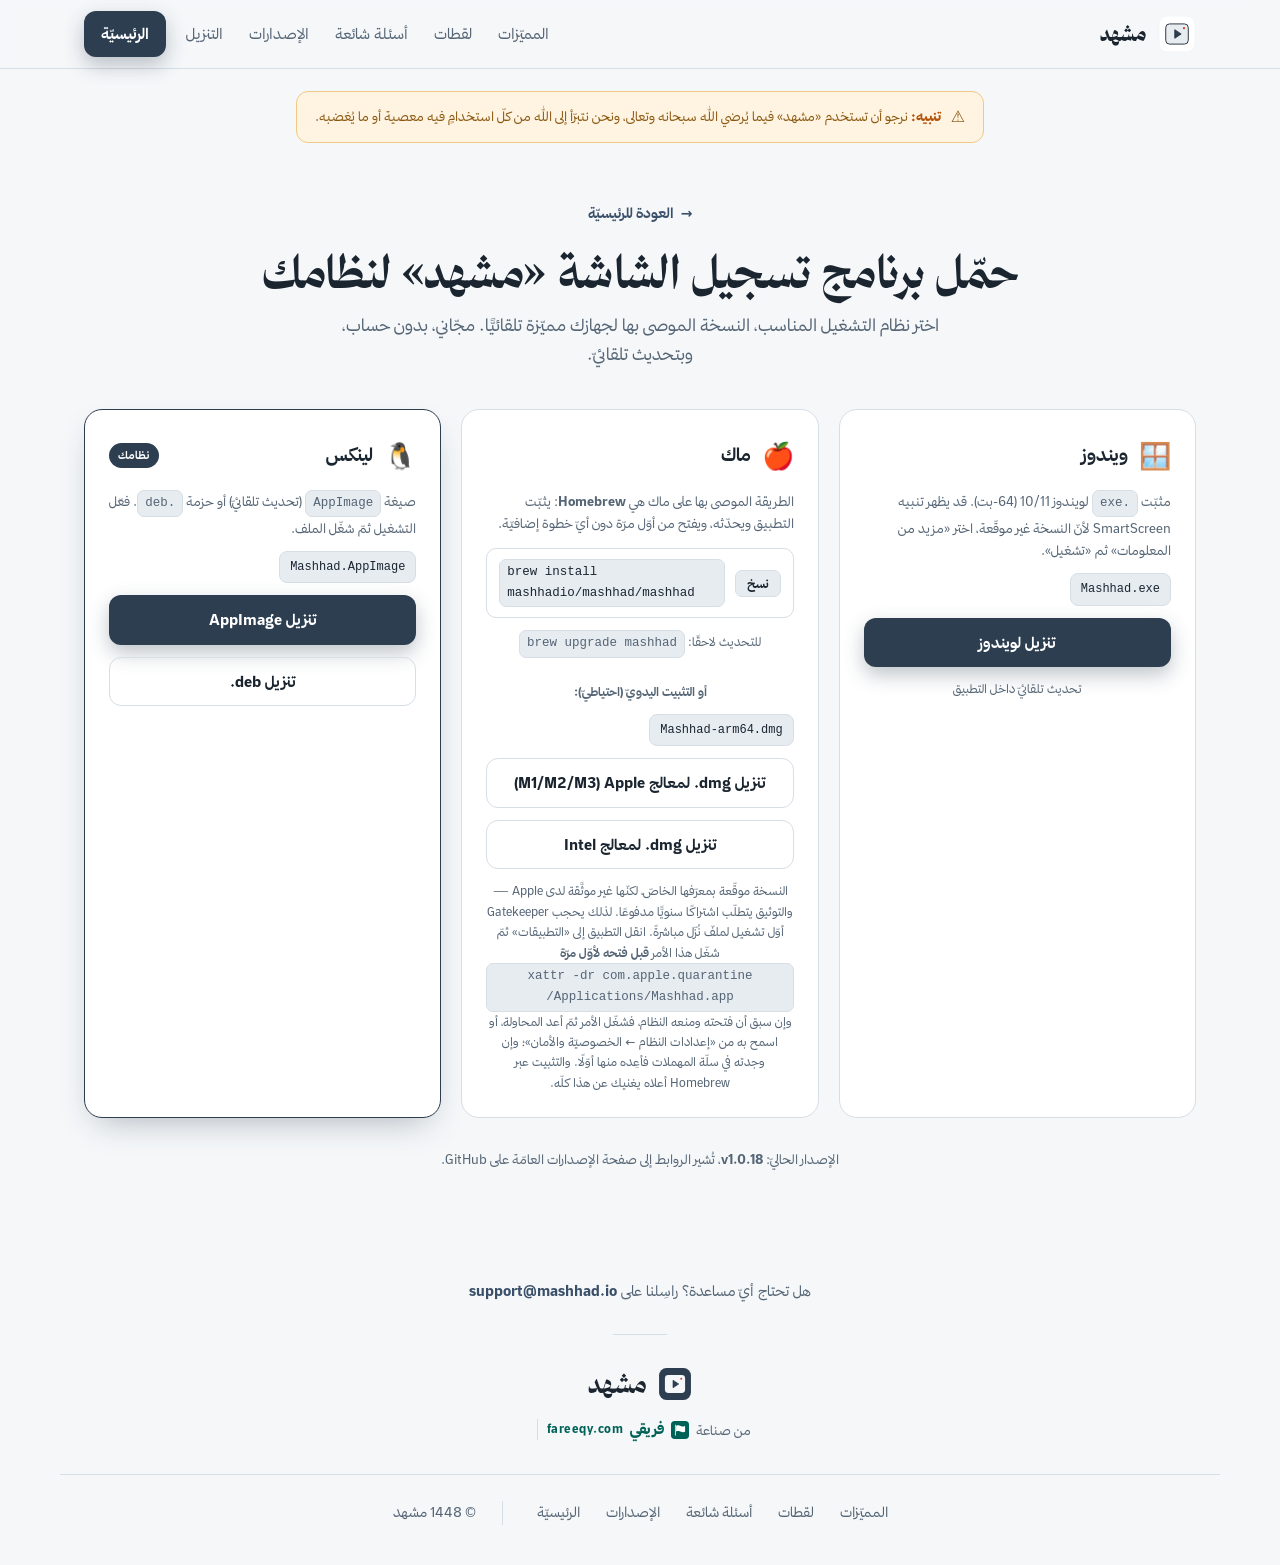
<file: download.html>
<!doctype html>
<html lang="ar" dir="rtl">
<head>
<meta charset="utf-8">
<meta name="viewport" content="width=device-width, initial-scale=1">

<title>تنزيل برنامج تسجيل الشاشة «مشهد» — ويندوز وماك ولينكس</title>
<meta name="description" content="حمّل «مشهد»، برنامج تسجيل الشاشة العربيّ المجّاني، لويندوز أو ماك أو لينكس: مثبّت ‎.exe، وHomebrew أو ‎.dmg لماك، وAppImage أو ‎.deb للينكس. بدون حساب.">
<meta name="keywords" content="تحميل برنامج تسجيل الشاشة, تنزيل مسجل شاشة, برنامج تسجيل الشاشة للكمبيوتر, تسجيل الشاشة ويندوز, تسجيل الشاشة ماك, تسجيل الشاشة لينكس">
<link rel="canonical" href="https://mashhad.io/download.html">
<meta name="robots" content="index, follow, max-image-preview:large, max-snippet:-1">
<meta name="theme-color" content="#2C3E50">
<meta name="author" content="فريقي (Fareeqy)">
<meta name="apple-mobile-web-app-title" content="مشهد">
<link rel="alternate" type="text/markdown" href="https://mashhad.io/llms.txt" title="llms.txt">
<link rel="alternate" type="text/markdown" href="https://mashhad.io/llms-full.txt" title="llms-full.txt">

<!-- Open Graph / Twitter -->
<meta property="og:type" content="website">
<meta property="og:site_name" content="مشهد">
<meta property="og:locale" content="ar_AR">
<meta property="og:url" content="https://mashhad.io/download.html">
<meta property="og:title" content="تنزيل برنامج تسجيل الشاشة «مشهد» — ويندوز وماك ولينكس">
<meta property="og:description" content="حمّل «مشهد» مجّانًا لنظامك: مثبّت ‎.exe لويندوز، وHomebrew أو ‎.dmg لماك، وAppImage أو ‎.deb للينكس.">
<meta property="og:image" content="https://mashhad.io/og.png">
<meta property="og:image:width" content="1200">
<meta property="og:image:height" content="630">
<meta property="og:image:alt" content="واجهة «مشهد» أثناء تسجيل الشاشة مع تكبير سلس يتتبّع المؤشر">
<meta name="twitter:card" content="summary_large_image">
<meta name="twitter:title" content="تنزيل برنامج تسجيل الشاشة «مشهد» — ويندوز وماك ولينكس">
<meta name="twitter:description" content="حمّل «مشهد» مجّانًا لنظامك: مثبّت ‎.exe لويندوز، وHomebrew أو ‎.dmg لماك، وAppImage أو ‎.deb للينكس.">
<meta name="twitter:image" content="https://mashhad.io/og.png">

<link rel="icon" type="image/svg+xml" href="favicon.svg">
<link rel="icon" type="image/x-icon" href="favicon.ico" sizes="16x16 32x32 48x48">
<link rel="apple-touch-icon" href="apple-touch-icon.png">

<link rel="dns-prefetch" href="https://github.com">
<link rel="preconnect" href="https://www.googletagmanager.com" crossorigin>
<link rel="preload" href="fonts/thmanyahserifdisplay-Bold.woff2" as="font" type="font/woff2" crossorigin>
<link rel="preload" href="fonts/thmanyahsans-Regular.woff2" as="font" type="font/woff2" crossorigin>
<link rel="preload" href="fonts/thmanyahsans-Bold.woff2" as="font" type="font/woff2" crossorigin>

<link rel="stylesheet" href="site.css">
</head>
<body>
<div class="site">

  <header class="nav">
    <div class="wrap nav-in">
      <a class="brand" href="index.html">
        <svg viewBox="0 0 512 512" xmlns="http://www.w3.org/2000/svg" aria-hidden="true"><rect x="16" y="16" width="480" height="480" rx="112" fill="#FFFFFF" stroke="#D6DEE6" stroke-width="2"/><rect x="104" y="120" width="304" height="272" rx="52" fill="#E7ECF1" stroke="#1A2530" stroke-width="12"/><path d="M226 198 L226 314 L312 256 Z" fill="#2C3E50" stroke="#1A2530" stroke-width="10" stroke-linejoin="round"/><circle cx="350" cy="178" r="15" fill="#E23B2E"/></svg>
        <span>مشهد</span>
      </a>
      <nav class="nav-links">
        <a href="index.html#features">المميّزات</a>
        <a href="index.html#shots">لقطات</a>
        <a href="index.html#faq">أسئلة شائعة</a>
        <a href="releases.html">الإصدارات</a>
        <a href="download.html" aria-current="page">التنزيل</a>
      </nav>
      <a class="btn btn-gold" href="index.html">الرئيسيّة</a>
    </div>
  </header>

  <main class="wrap">

    <div class="warn-box">
      <span class="tb-ic" aria-hidden="true">⚠️</span>
      <span><b>تنبيه:</b> نرجو أن تستخدم «مشهد» فيما يُرضي الله سبحانه وتعالى، ونحن نتبرّأ إلى الله من كلّ استخدامٍ فيه معصية أو ما يُغضبه.</span>
    </div>

    <section class="dl-hero">
      <a class="back" href="index.html"><span aria-hidden="true">→</span> العودة للرئيسيّة</a>
      <h1>حمّل برنامج تسجيل الشاشة «مشهد» لنظامك</h1>
      <p>اختر نظام التشغيل المناسب، النسخة الموصى بها لجهازك مميّزة تلقائيًّا. مجّاني، بدون حساب، وبتحديث تلقائيّ.</p>
    </section>

    <section style="padding-top:24px">
      <div class="dl-grid">

        <div class="dl" data-os="win" id="dl-win">
          <div class="os"><span class="glyph">🪟</span><b>ويندوز</b><span class="yours">نظامك</span></div>
          <div class="meta">مثبّت <code>.exe</code> لويندوز 10/11 (64‑بت). قد يظهر تنبيه SmartScreen لأنّ النسخة غير موقّعة، اختر «مزيد من المعلومات» ثم «تشغيل».</div>
          <span class="fname" id="win-name">…</span>
          <a class="btn btn-gold" id="win-dl" href="#">تنزيل لويندوز</a>
          <span class="sub">تحديث تلقائيّ داخل التطبيق</span>
        </div>

        <div class="dl" data-os="mac" id="dl-mac">
          <div class="os"><span class="glyph">🍎</span><b>ماك</b><span class="yours">نظامك</span></div>
          <div class="meta">الطريقة الموصى بها على ماك هي <b>Homebrew</b>: يثبّت التطبيق ويحدّثه، ويفتح من أوّل مرّة دون أيّ خطوة إضافيّة.</div>
          <div class="brew">
            <code id="mac-brew" style="white-space:pre-line">…</code>
            <button type="button" class="copy" id="mac-brew-copy">نسخ</button>
          </div>
          <span class="sub">للتحديث لاحقًا: <code id="mac-upgrade">brew upgrade mashhad</code></span>

          <span class="sub" style="margin-top:12px"><b>أو التثبيت اليدويّ (احتياطيّ):</b></span>
          <span class="fname" id="mac-name">…</span>
          <a class="btn btn-ghost" id="mac-dl" href="#" style="justify-content:center">تنزيل ‎.dmg لمعالج Apple‏ (M1/M2/M3)</a>
          <a class="btn btn-ghost" id="mac-dl-intel" href="#" style="justify-content:center">تنزيل ‎.dmg لمعالج Intel</a>
          <span class="sub">النسخة موقّعة بمعرّفها الخاصّ، لكنّها غير موثَّقة لدى Apple — والتوثيق يتطلّب اشتراكًا سنويًّا مدفوعًا. لذلك يحجب Gatekeeper أوّل تشغيل لملفّ نُزّل مباشرةً. انقل التطبيق إلى «التطبيقات» ثمّ شغّل هذا الأمر <b>قبل فتحه لأوّل مرّة</b> <code id="mac-quarantine" style="white-space:pre-line">…</code> وإن سبق أن فتحته ومنعه النظام، فشغّل الأمر ثمّ أعد المحاولة، أو اسمح به من «إعدادات النظام ← الخصوصيّة والأمان»؛ وإن وجدته في سلّة المهملات فأعِده منها أوّلًا. والتثبيت عبر Homebrew أعلاه يغنيك عن هذا كلّه.</span>
        </div>

        <div class="dl" data-os="linux" id="dl-linux">
          <div class="os"><span class="glyph">🐧</span><b>لينكس</b><span class="yours">نظامك</span></div>
          <div class="meta">صيغة <code>AppImage</code> (تحديث تلقائيّ) أو حزمة <code>.deb</code>. فعّل التشغيل ثمّ شغّل الملف.</div>
          <span class="fname" id="linux-name">…</span>
          <a class="btn btn-gold" id="linux-dl" href="#">تنزيل AppImage</a>
          <a class="btn btn-ghost" id="deb-dl" href="#" style="justify-content:center">تنزيل ‎.deb</a>
        </div>

      </div>
      <p class="note-real">الإصدار الحاليّ: <b id="verLabel">v1.0.18</b>، تُشير الروابط إلى صفحة الإصدارات العامّة على GitHub.</p>
    </section>

  </main>

  <footer class="ft">
    <div class="wrap ft-support">
      هل تحتاج أيّ مساعدة؟ راسِلنا على <a href="mailto:support@mashhad.io">support@mashhad.io</a>
    </div>
    <div class="wrap maker">
      <div class="mk-rule" aria-hidden="true"></div>
      <a class="mk-wm" href="index.html"><svg viewBox="0 0 512 512" width="34" height="34" xmlns="http://www.w3.org/2000/svg" aria-hidden="true"><rect x="16" y="16" width="480" height="480" rx="112" fill="#2C3E50"/><rect x="104" y="120" width="304" height="272" rx="52" fill="#F5F7F9"/><path d="M226 198 L226 314 L312 256 Z" fill="#2C3E50" stroke="#2C3E50" stroke-width="10" stroke-linejoin="round"/><circle cx="350" cy="178" r="15" fill="#E23B2E"/></svg><span>مشهد</span></a>
      <div><a class="mk-by" href="https://fareeqy.com/?utm_source=mashhad.io&amp;utm_medium=referral&amp;utm_campaign=made-by-fareeqy&amp;utm_content=footer-download" target="_blank" rel="noopener">من صناعة <svg viewBox="0 0 96 96" width="18" height="18" xmlns="http://www.w3.org/2000/svg" aria-hidden="true"><rect width="96" height="96" rx="20.1" fill="#006257"/><rect x="21.1" y="18.6" width="4.2" height="59.7" rx="2.1" fill="#fff"/><path d="M35.6 23.3L39.7 23.3L44 24L48.4 25.2L55.4 28L58.7 28.8L61.6 29.3L67.4 29L71 28.1L74.3 26.4L75 26.7L75.1 56.2L74.1 57.1L71.4 58.4L68.9 59.1L66.4 59.5L62.2 59.6L58 58.9L53.4 57.6L45.8 54.6L39.8 53.4L35.7 53.4L33.4 53.8L30.2 54.6L27.2 55.9L27.2 25.7L31 24.1Z" fill="#fff"/></svg><b>فريقي</b><span class="dom">fareeqy.com</span></a></div>
    </div>
    <div class="wrap ft-in">
      <nav class="ft-nav">
        <a href="index.html#features">المميّزات</a>
        <a href="index.html#shots">لقطات</a>
        <a href="index.html#faq">أسئلة شائعة</a>
        <a href="releases.html">الإصدارات</a>
        <a href="index.html">الرئيسيّة</a>
      </nav>
      <span class="ft-copy">© <span id="yr">1448</span> مشهد</span>
    </div>
  </footer>

</div>

<script type="application/ld+json">
{
  "@context": "https://schema.org",
  "@graph": [
    {
      "@type": "BreadcrumbList",
      "itemListElement": [
        { "@type": "ListItem", "position": 1, "name": "الرئيسيّة", "item": "https://mashhad.io/" },
        { "@type": "ListItem", "position": 2, "name": "التنزيل", "item": "https://mashhad.io/download.html" }
      ]
    },
    {
      "@type": "WebPage",
      "@id": "https://mashhad.io/download.html#webpage",
      "url": "https://mashhad.io/download.html",
      "name": "تنزيل برنامج تسجيل الشاشة «مشهد» — ويندوز وماك ولينكس",
      "description": "حمّل «مشهد»، برنامج تسجيل الشاشة العربيّ المجّاني، لويندوز أو ماك أو لينكس.",
      "inLanguage": "ar",
      "isPartOf": { "@id": "https://mashhad.io/#website" },
      "about": { "@id": "https://mashhad.io/#app" },
      "primaryImageOfPage": "https://mashhad.io/og.png"
    }
  ]
}
</script>

<script src="release.js"></script>
<script src="analytics.js" defer></script>
<script>
(function(){
  var F = MASHHAD.FILES, L = MASHHAD.LABELS;

  function set(id, attr, val){ var el=document.getElementById(id); if(el){ if(attr==="text") el.textContent=val; else el.setAttribute(attr,val); } }

  set("win-dl","href",F.win.url);   set("win-name","text",F.win.name);
  set("mac-dl","href",F.mac_arm64.url);
  set("mac-dl-intel","href",F.mac_x64.url);
  set("mac-name","text",F.mac.name);
  set("linux-dl","href",F.linux.url); set("linux-name","text",F.linux.name);
  set("deb-dl","href",F.deb.url);
  set("mac-brew","text",MASHHAD.BREW);
  set("mac-upgrade","text",MASHHAD.BREW_UPGRADE);
  set("mac-quarantine","text",MASHHAD.MAC_QUARANTINE);
  set("verLabel","text","v"+MASHHAD.VERSION);

  // Hijri year (Umm al-Qura), Latin digits. Falls back to the value in the markup
  // if Intl lacks the calendar.
  var yr=document.getElementById("yr");
  if(yr){
    try {
      var h=new Intl.DateTimeFormat("en-u-ca-islamic-umalqura",{year:"numeric"}).format(new Date()).replace(/[^0-9]/g,"");
      if(h){ yr.textContent=h; }
    } catch(_){}
  }

  // highlight the visitor's OS
  var os = MASHHAD.detectOS();
  var card = document.getElementById("dl-" + os);
  if(card){ card.classList.add("match"); }

  // copy brew command
  var copyBtn = document.getElementById("mac-brew-copy");
  if(copyBtn){
    copyBtn.addEventListener("click", function(){
      if(navigator.clipboard && navigator.clipboard.writeText){
        navigator.clipboard.writeText(MASHHAD.BREW).then(function(){
          var old = copyBtn.textContent; copyBtn.textContent = "✓ نُسخ";
          setTimeout(function(){ copyBtn.textContent = old; }, 1600);
        });
      }
    });
  }
})();
</script>
</body>
</html>
</file>
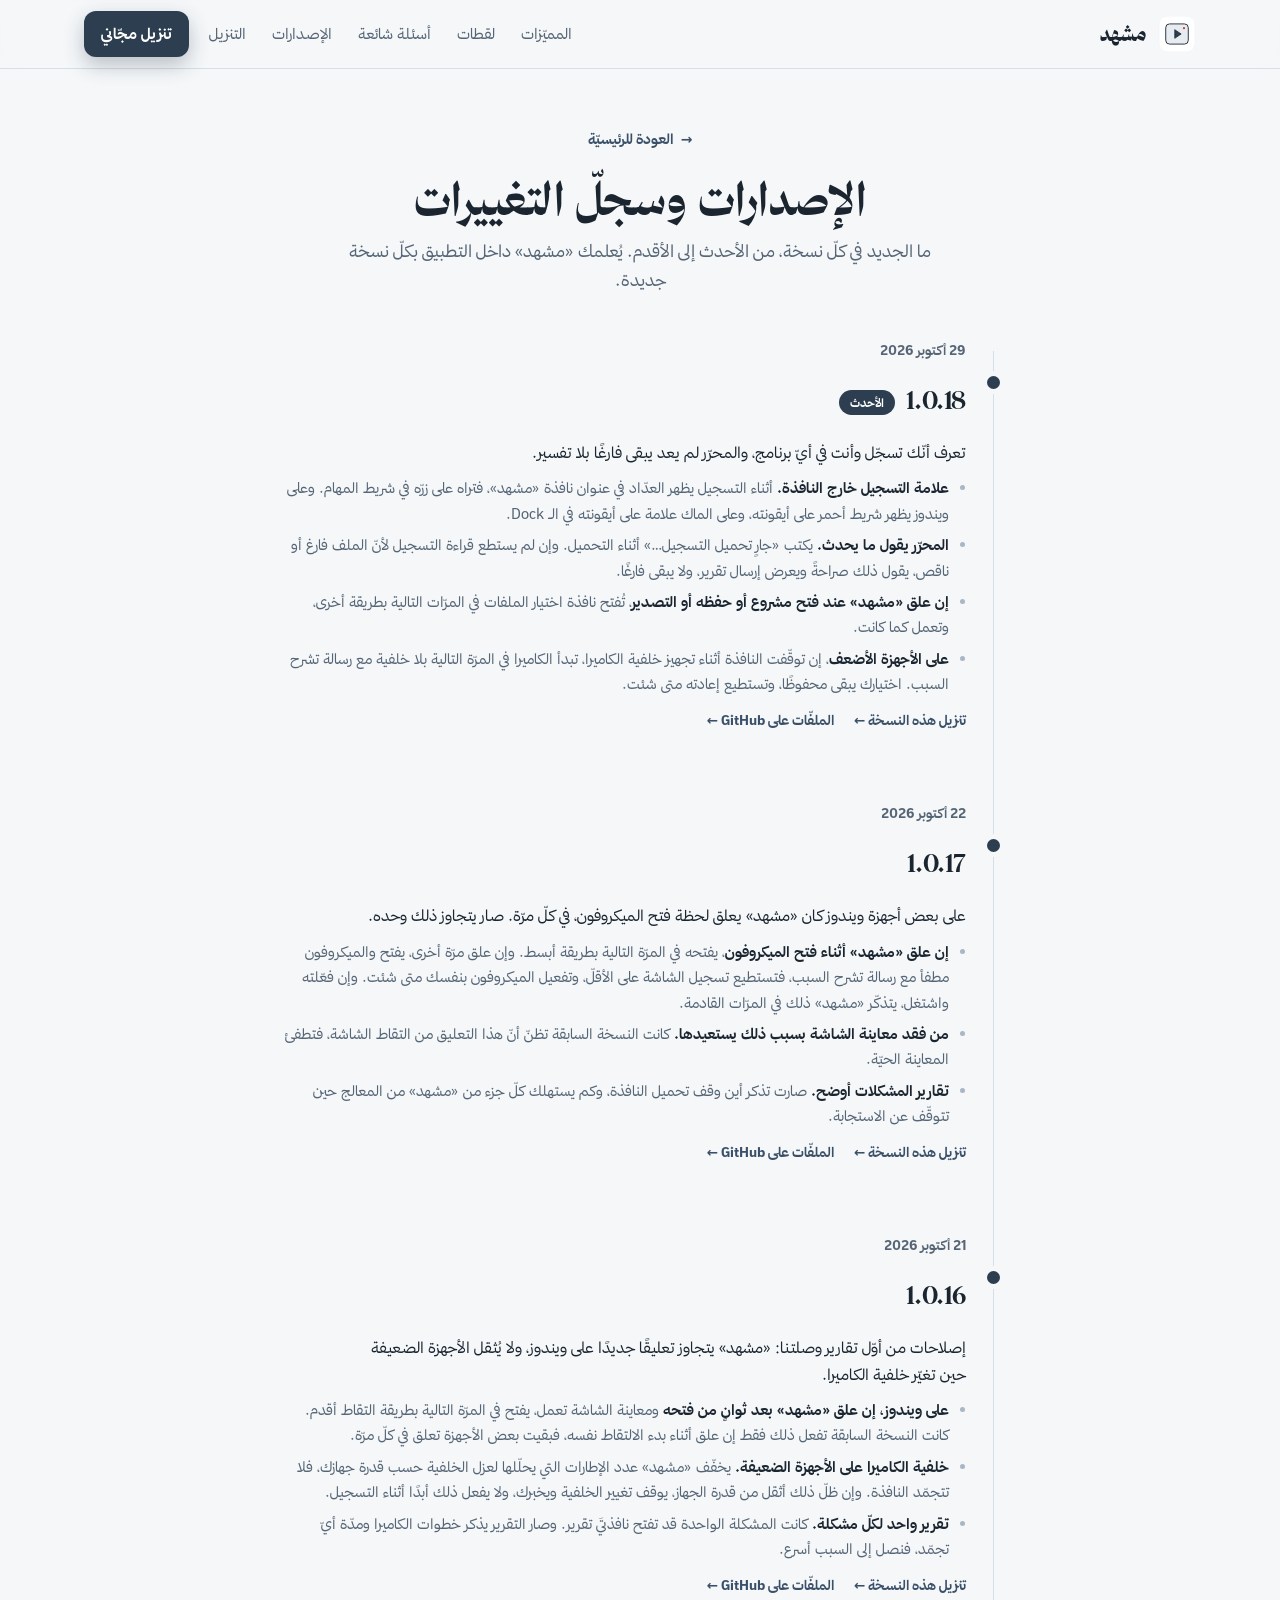
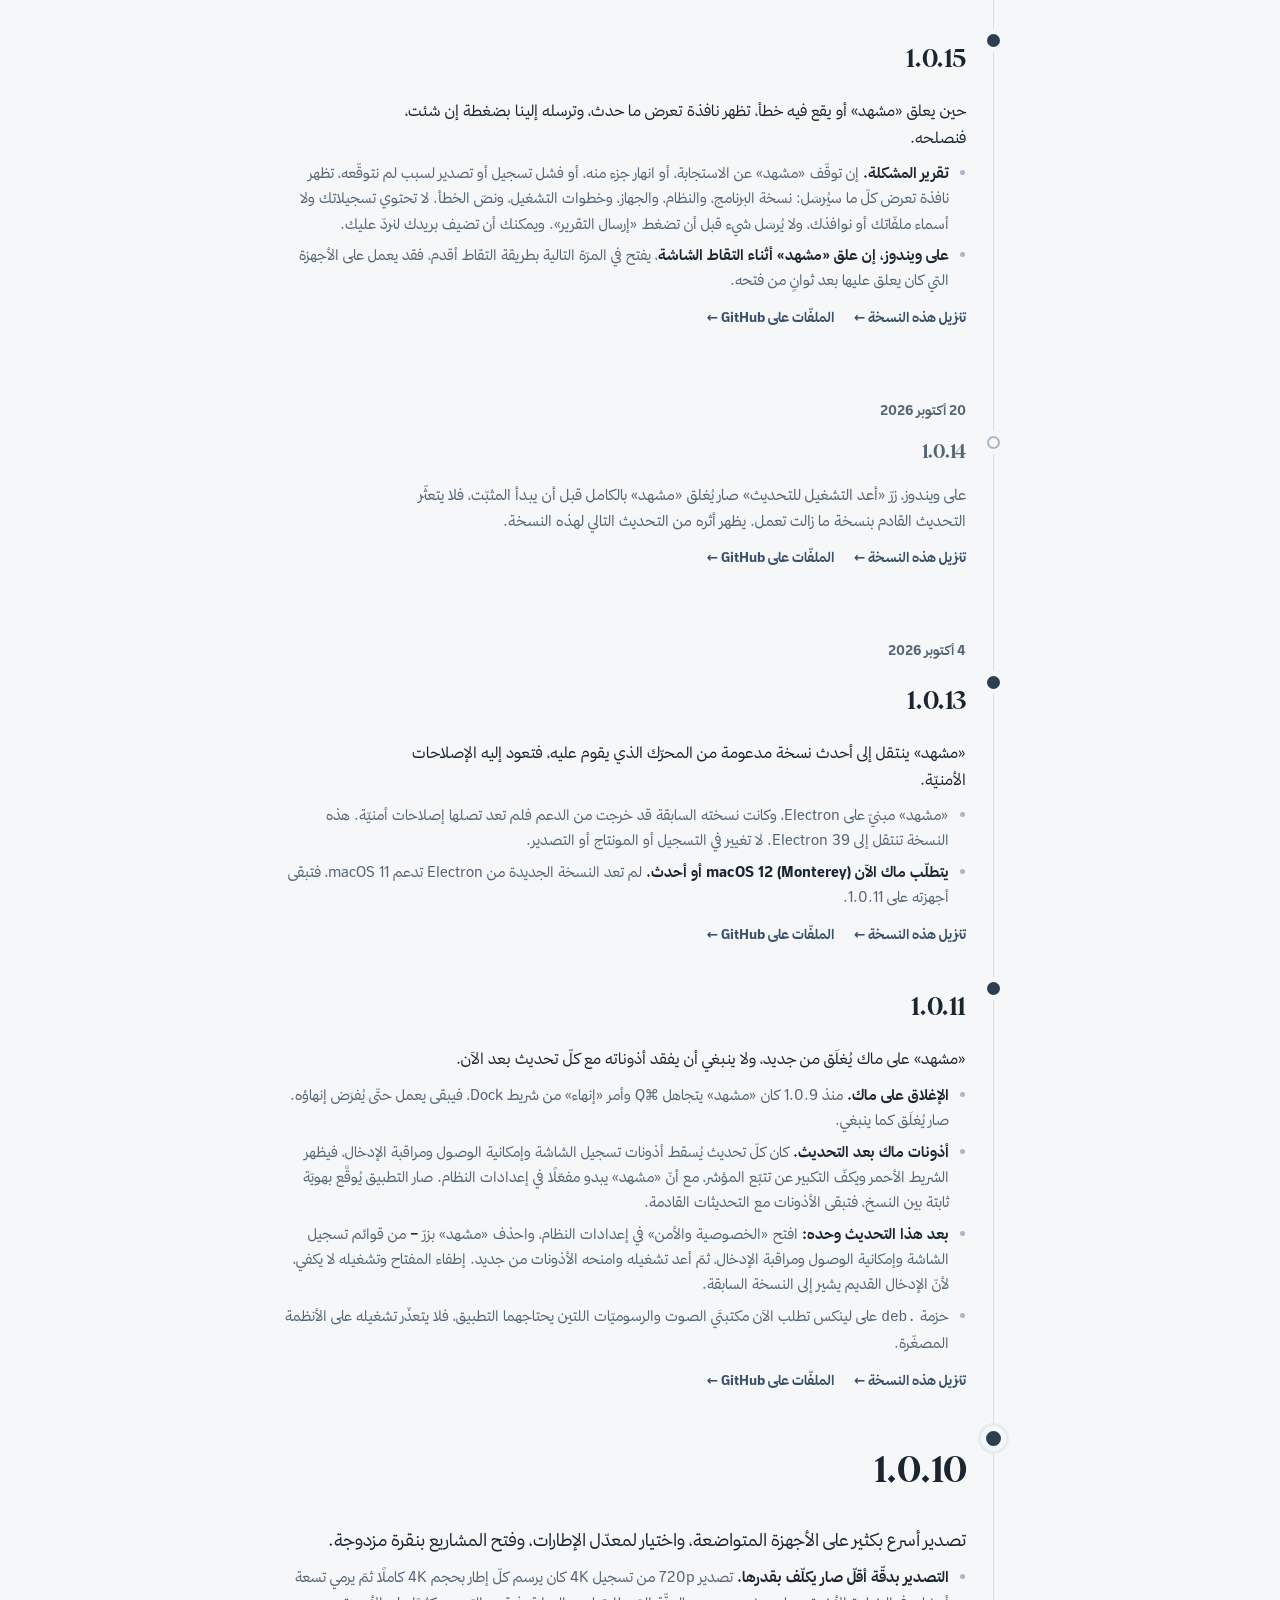
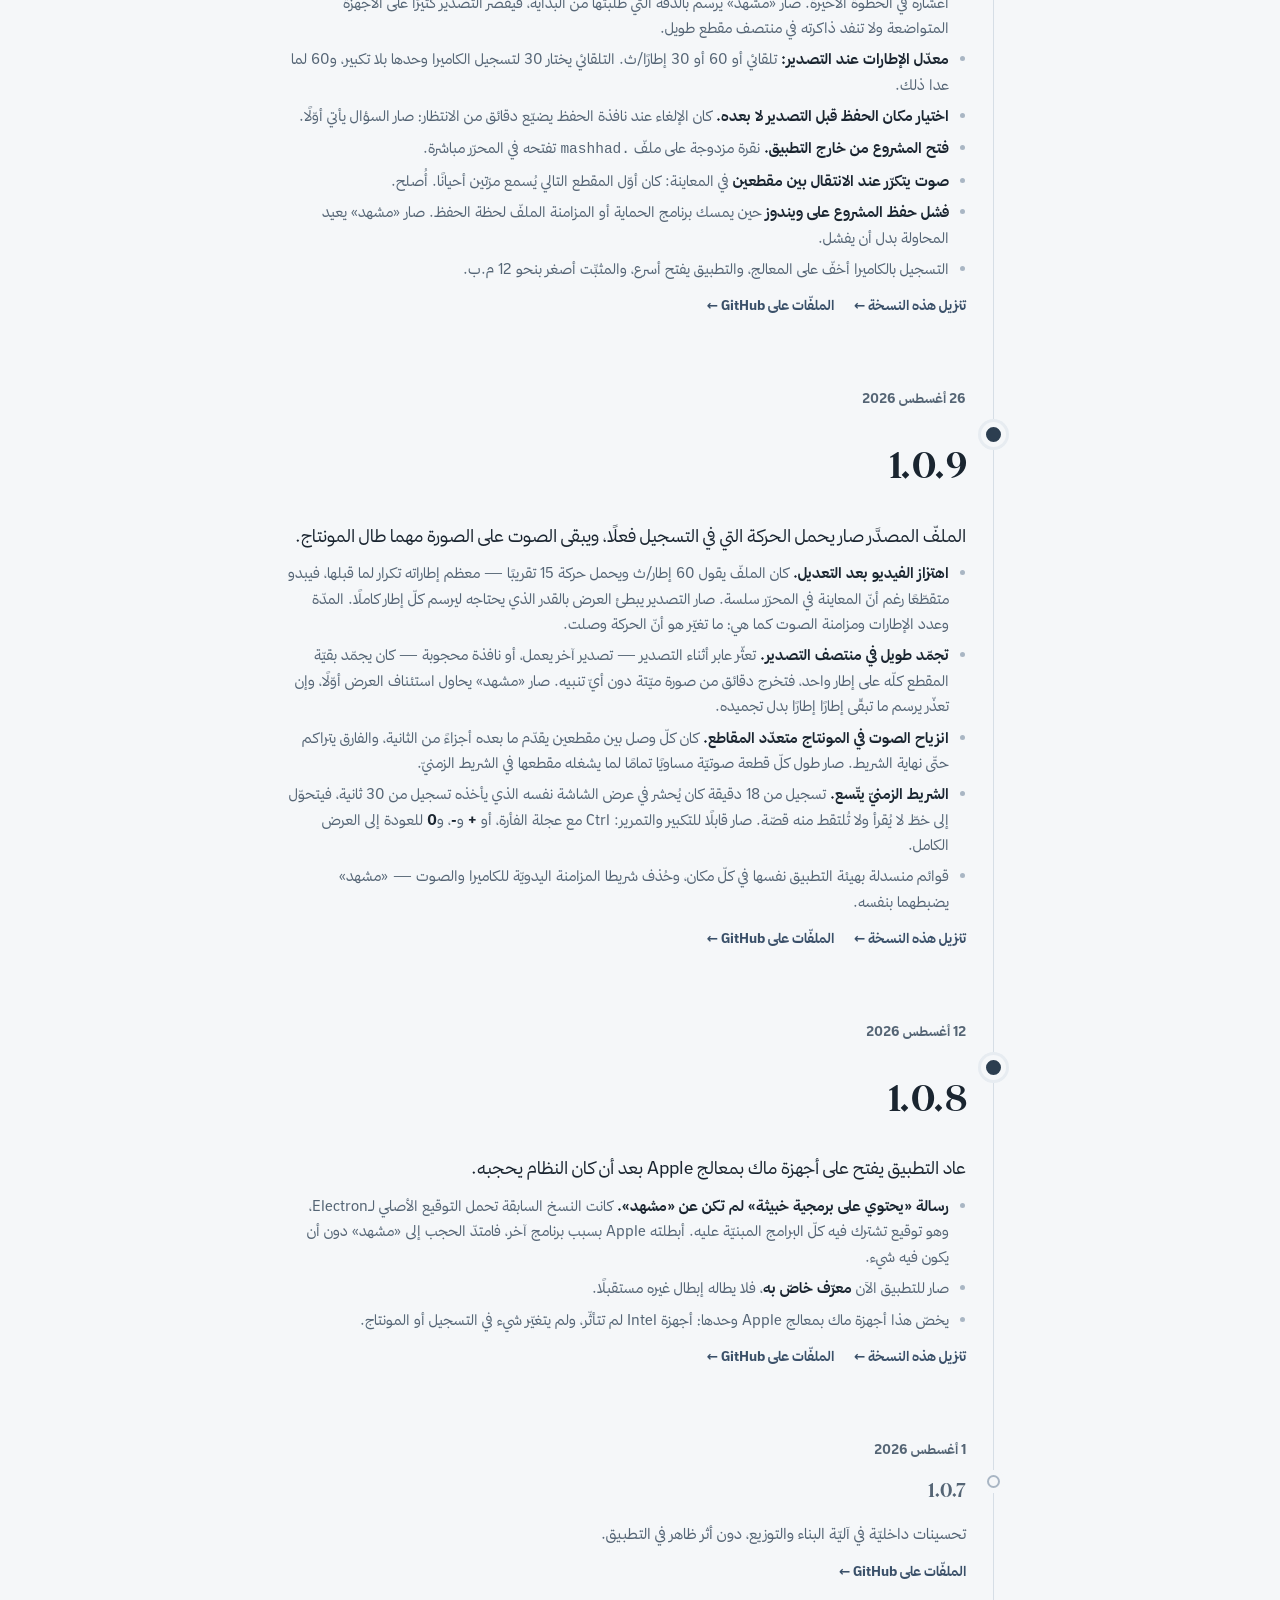
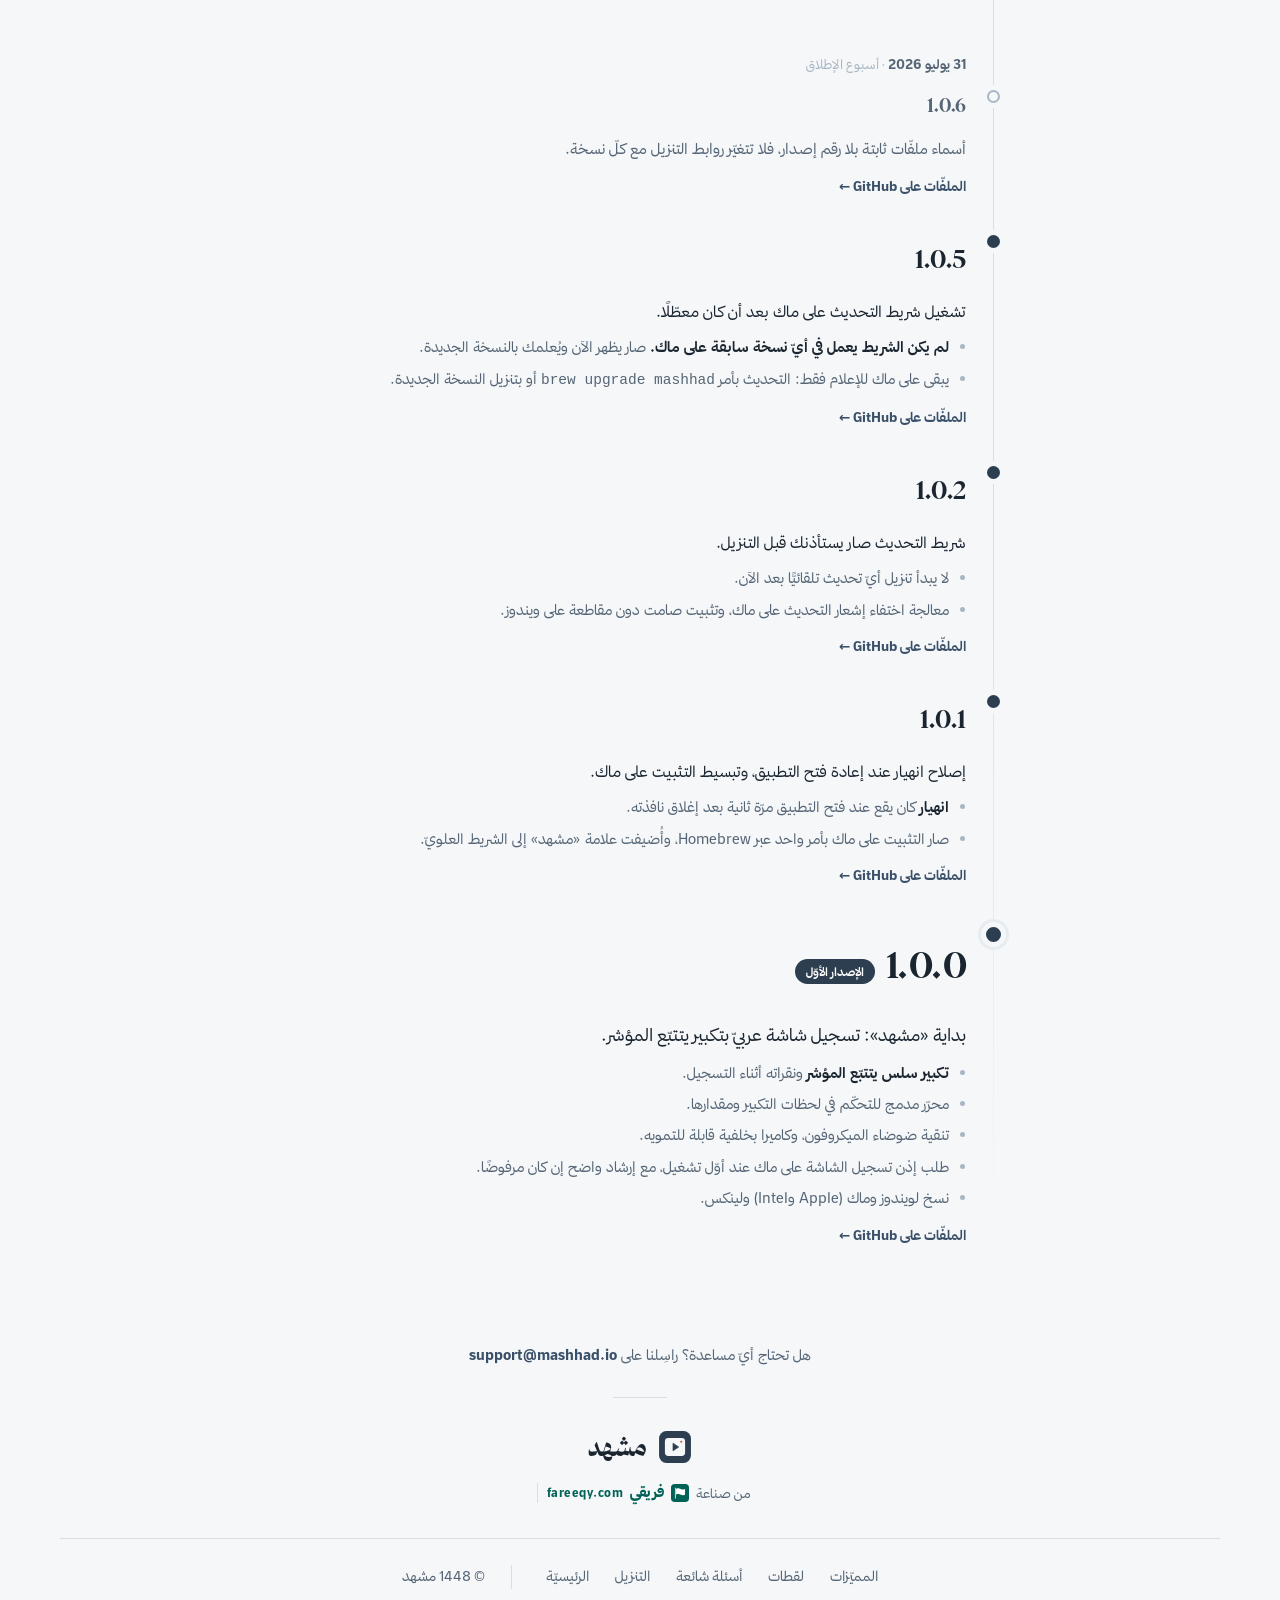
<file: releases.html>
<!doctype html>
<html lang="ar" dir="rtl">
<head>
<meta charset="utf-8">
<meta name="viewport" content="width=device-width, initial-scale=1">

<title>الإصدارات وسجلّ التغييرات — «مشهد» برنامج تسجيل الشاشة</title>
<meta name="description" content="سجلّ إصدارات «مشهد»: ما الجديد في كلّ نسخة، وتاريخ صدورها، وروابط تنزيلها. برنامج تسجيل الشاشة العربيّ المجّاني لويندوز وماك ولينكس.">
<meta name="keywords" content="إصدارات مشهد, سجل التغييرات, تحديثات برنامج تسجيل الشاشة, ما الجديد">
<link rel="canonical" href="https://mashhad.io/releases.html">
<meta name="robots" content="index, follow, max-image-preview:large, max-snippet:-1">
<meta name="theme-color" content="#2C3E50">
<meta name="author" content="فريقي (Fareeqy)">
<meta name="apple-mobile-web-app-title" content="مشهد">
<link rel="alternate" type="text/markdown" href="https://mashhad.io/llms.txt" title="llms.txt">
<link rel="alternate" type="text/markdown" href="https://mashhad.io/llms-full.txt" title="llms-full.txt">

<meta property="og:type" content="website">
<meta property="og:site_name" content="مشهد">
<meta property="og:locale" content="ar_AR">
<meta property="og:url" content="https://mashhad.io/releases.html">
<meta property="og:title" content="الإصدارات وسجلّ التغييرات — «مشهد»">
<meta property="og:description" content="ما الجديد في كلّ نسخة من «مشهد»، وتاريخ صدورها، وروابط تنزيلها.">
<meta property="og:image" content="https://mashhad.io/og.png">
<meta property="og:image:width" content="1200">
<meta property="og:image:height" content="630">
<meta property="og:image:alt" content="واجهة «مشهد» أثناء تسجيل الشاشة مع تكبير سلس يتتبّع المؤشر">

<meta name="twitter:card" content="summary_large_image">
<meta name="twitter:title" content="الإصدارات وسجلّ التغييرات — «مشهد»">
<meta name="twitter:description" content="ما الجديد في كلّ نسخة من «مشهد»، وتاريخ صدورها، وروابط تنزيلها.">
<meta name="twitter:image" content="https://mashhad.io/og.png">

<link rel="icon" href="favicon.ico" sizes="any">
<link rel="icon" href="favicon.svg" type="image/svg+xml">
<link rel="apple-touch-icon" href="apple-touch-icon.png">
<link rel="stylesheet" href="site.css">
</head>
<body class="site">

  <header class="nav">
    <div class="wrap nav-in">
      <a class="brand" href="index.html">
        <svg viewBox="0 0 512 512" xmlns="http://www.w3.org/2000/svg" aria-hidden="true"><rect x="16" y="16" width="480" height="480" rx="112" fill="#FFFFFF" stroke="#D6DEE6" stroke-width="2"/><rect x="104" y="120" width="304" height="272" rx="52" fill="#E7ECF1" stroke="#1A2530" stroke-width="12"/><path d="M226 198 L226 314 L312 256 Z" fill="#2C3E50" stroke="#1A2530" stroke-width="10" stroke-linejoin="round"/><circle cx="350" cy="178" r="15" fill="#E23B2E"/></svg>
        <span>مشهد</span>
      </a>
      <nav class="nav-links">
        <a href="index.html#features">المميّزات</a>
        <a href="index.html#shots">لقطات</a>
        <a href="index.html#faq">أسئلة شائعة</a>
        <a href="releases.html" aria-current="page">الإصدارات</a>
        <a href="download.html">التنزيل</a>
      </nav>
      <a class="btn btn-gold" href="download.html">تنزيل مجّاني</a>
    </div>
  </header>

  <main class="wrap">

    <section class="dl-hero">
      <a class="back" href="index.html"><span aria-hidden="true">→</span> العودة للرئيسيّة</a>
      <h1>الإصدارات وسجلّ التغييرات</h1>
      <p>ما الجديد في كلّ نسخة، من الأحدث إلى الأقدم. يُعلمك «مشهد» داخل التطبيق بكلّ نسخة جديدة.</p>
    </section>

    <section style="padding-top:26px">
      <div class="rl">

        <p class="rl-date">29 أكتوبر 2026</p>

        <article class="rl-item is-notable">
          <span class="rl-dot" aria-hidden="true"></span>
          <div class="rl-head">
            <h2 class="rl-v">1.0.18</h2>
            <span class="rl-tag">الأحدث</span>
          </div>
          <p class="rl-sum">تعرف أنّك تسجّل وأنت في أيّ برنامج، والمحرّر لم يعد يبقى فارغًا بلا تفسير.</p>
          <ul>
            <li><b>علامة التسجيل خارج النافذة.</b> أثناء التسجيل يظهر العدّاد في عنوان نافذة «مشهد»، فتراه على زرّه في شريط المهام. وعلى ويندوز يظهر شريط أحمر على أيقونته، وعلى الماك علامة على أيقونته في الـ Dock.</li>
            <li><b>المحرّر يقول ما يحدث.</b> يكتب «جارٍ تحميل التسجيل…» أثناء التحميل. وإن لم يستطع قراءة التسجيل لأنّ الملف فارغ أو ناقص، يقول ذلك صراحةً ويعرض إرسال تقرير، ولا يبقى فارغًا.</li>
            <li><b>إن علق «مشهد» عند فتح مشروع أو حفظه أو التصدير</b>، تُفتح نافذة اختيار الملفات في المرّات التالية بطريقة أخرى، وتعمل كما كانت.</li>
            <li><b>على الأجهزة الأضعف</b>، إن توقّفت النافذة أثناء تجهيز خلفية الكاميرا، تبدأ الكاميرا في المرّة التالية بلا خلفية مع رسالة تشرح السبب. اختيارك يبقى محفوظًا، وتستطيع إعادته متى شئت.</li>
          </ul>
          <div class="rl-links">
            <a href="download.html">تنزيل هذه النسخة ←</a>
            <a href="https://github.com/mashhadio/mashhad-releases/releases/tag/v1.0.18" target="_blank" rel="noopener">الملفّات على GitHub ←</a>
          </div>
        </article>

        <p class="rl-date">22 أكتوبر 2026</p>

        <article class="rl-item is-notable">
          <span class="rl-dot" aria-hidden="true"></span>
          <div class="rl-head">
            <h2 class="rl-v">1.0.17</h2>
          </div>
          <p class="rl-sum">على بعض أجهزة ويندوز كان «مشهد» يعلق لحظة فتح الميكروفون، في كلّ مرّة. صار يتجاوز ذلك وحده.</p>
          <ul>
            <li><b>إن علق «مشهد» أثناء فتح الميكروفون</b>، يفتحه في المرّة التالية بطريقة أبسط. وإن علق مرّة أخرى، يفتح والميكروفون مطفأ مع رسالة تشرح السبب، فتستطيع تسجيل الشاشة على الأقلّ، وتفعيل الميكروفون بنفسك متى شئت. وإن فعّلته واشتغل، يتذكّر «مشهد» ذلك في المرّات القادمة.</li>
            <li><b>من فقد معاينة الشاشة بسبب ذلك يستعيدها.</b> كانت النسخة السابقة تظنّ أنّ هذا التعليق من التقاط الشاشة، فتطفئ المعاينة الحيّة.</li>
            <li><b>تقارير المشكلات أوضح.</b> صارت تذكر أين وقف تحميل النافذة، وكم يستهلك كلّ جزء من «مشهد» من المعالج حين تتوقّف عن الاستجابة.</li>
          </ul>
          <div class="rl-links">
            <a href="download.html">تنزيل هذه النسخة ←</a>
            <a href="https://github.com/mashhadio/mashhad-releases/releases/tag/v1.0.17" target="_blank" rel="noopener">الملفّات على GitHub ←</a>
          </div>
        </article>

        <p class="rl-date">21 أكتوبر 2026</p>

        <article class="rl-item is-notable">
          <span class="rl-dot" aria-hidden="true"></span>
          <div class="rl-head">
            <h2 class="rl-v">1.0.16</h2>
          </div>
          <p class="rl-sum">إصلاحات من أوّل تقارير وصلتنا: «مشهد» يتجاوز تعليقًا جديدًا على ويندوز، ولا يُثقل الأجهزة الضعيفة حين تغيّر خلفية الكاميرا.</p>
          <ul>
            <li><b>على ويندوز، إن علق «مشهد» بعد ثوانٍ من فتحه</b> ومعاينة الشاشة تعمل، يفتح في المرّة التالية بطريقة التقاط أقدم. كانت النسخة السابقة تفعل ذلك فقط إن علق أثناء بدء الالتقاط نفسه، فبقيت بعض الأجهزة تعلق في كلّ مرّة.</li>
            <li><b>خلفية الكاميرا على الأجهزة الضعيفة.</b> يخفّف «مشهد» عدد الإطارات التي يحلّلها لعزل الخلفية حسب قدرة جهازك، فلا تتجمّد النافذة. وإن ظلّ ذلك أثقل من قدرة الجهاز، يوقف تغيير الخلفية ويخبرك، ولا يفعل ذلك أبدًا أثناء التسجيل.</li>
            <li><b>تقرير واحد لكلّ مشكلة.</b> كانت المشكلة الواحدة قد تفتح نافذتَي تقرير. وصار التقرير يذكر خطوات الكاميرا ومدّة أيّ تجمّد، فنصل إلى السبب أسرع.</li>
          </ul>
          <div class="rl-links">
            <a href="download.html">تنزيل هذه النسخة ←</a>
            <a href="https://github.com/mashhadio/mashhad-releases/releases/tag/v1.0.16" target="_blank" rel="noopener">الملفّات على GitHub ←</a>
          </div>
        </article>

        <article class="rl-item is-notable">
          <span class="rl-dot" aria-hidden="true"></span>
          <div class="rl-head">
            <h2 class="rl-v">1.0.15</h2>
          </div>
          <p class="rl-sum">حين يعلق «مشهد» أو يقع فيه خطأ، تظهر نافذة تعرض ما حدث، وترسله إلينا بضغطة إن شئت، فنصلحه.</p>
          <ul>
            <li><b>تقرير المشكلة.</b> إن توقّف «مشهد» عن الاستجابة، أو انهار جزء منه، أو فشل تسجيل أو تصدير لسبب لم نتوقّعه، تظهر نافذة تعرض كلّ ما سيُرسَل: نسخة البرنامج، والنظام، والجهاز، وخطوات التشغيل، ونصّ الخطأ. لا تحتوي تسجيلاتك ولا أسماء ملفّاتك أو نوافذك، ولا يُرسَل شيء قبل أن تضغط «إرسال التقرير». ويمكنك أن تضيف بريدك لنردّ عليك.</li>
            <li><b>على ويندوز، إن علق «مشهد» أثناء التقاط الشاشة</b>، يفتح في المرّة التالية بطريقة التقاط أقدم، فقد يعمل على الأجهزة التي كان يعلق عليها بعد ثوانٍ من فتحه.</li>
          </ul>
          <div class="rl-links">
            <a href="download.html">تنزيل هذه النسخة ←</a>
            <a href="https://github.com/mashhadio/mashhad-releases/releases/tag/v1.0.15" target="_blank" rel="noopener">الملفّات على GitHub ←</a>
          </div>
        </article>

        <p class="rl-date">20 أكتوبر 2026</p>

        <article class="rl-item is-minor">
          <span class="rl-dot" aria-hidden="true"></span>
          <div class="rl-head">
            <h2 class="rl-v">1.0.14</h2>
          </div>
          <p class="rl-sum">على ويندوز، زرّ «أعد التشغيل للتحديث» صار يُغلق «مشهد» بالكامل قبل أن يبدأ المثبّت، فلا يتعثّر التحديث القادم بنسخة ما زالت تعمل. يظهر أثره من التحديث التالي لهذه النسخة.</p>
          <div class="rl-links">
            <a href="download.html">تنزيل هذه النسخة ←</a>
            <a href="https://github.com/mashhadio/mashhad-releases/releases/tag/v1.0.14" target="_blank" rel="noopener">الملفّات على GitHub ←</a>
          </div>
        </article>

        <p class="rl-date">4 أكتوبر 2026</p>

        <article class="rl-item is-notable">
          <span class="rl-dot" aria-hidden="true"></span>
          <div class="rl-head">
            <h2 class="rl-v">1.0.13</h2>
          </div>
          <p class="rl-sum">«مشهد» ينتقل إلى أحدث نسخة مدعومة من المحرّك الذي يقوم عليه، فتعود إليه الإصلاحات الأمنيّة.</p>
          <ul>
            <li>«مشهد» مبنيّ على Electron، وكانت نسخته السابقة قد خرجت من الدعم فلم تعد تصلها إصلاحات أمنيّة. هذه النسخة تنتقل إلى Electron 39. لا تغيير في التسجيل أو المونتاج أو التصدير.</li>
            <li><b>يتطلّب ماك الآن macOS 12 (Monterey) أو أحدث.</b> لم تعد النسخة الجديدة من Electron تدعم macOS 11، فتبقى أجهزته على 1.0.11.</li>
          </ul>
          <div class="rl-links">
            <a href="download.html">تنزيل هذه النسخة ←</a>
            <a href="https://github.com/mashhadio/mashhad-releases/releases/tag/v1.0.13" target="_blank" rel="noopener">الملفّات على GitHub ←</a>
          </div>
        </article>

        <article class="rl-item is-notable">
          <span class="rl-dot" aria-hidden="true"></span>
          <div class="rl-head">
            <h2 class="rl-v">1.0.11</h2>
          </div>
          <p class="rl-sum">«مشهد» على ماك يُغلَق من جديد، ولا ينبغي أن يفقد أذوناته مع كلّ تحديث بعد الآن.</p>
          <ul>
            <li><b>الإغلاق على ماك.</b> منذ 1.0.9 كان «مشهد» يتجاهل ⌘Q وأمر «إنهاء» من شريط Dock، فيبقى يعمل حتّى يُفرَض إنهاؤه. صار يُغلَق كما ينبغي.</li>
            <li><b>أذونات ماك بعد التحديث.</b> كان كلّ تحديث يُسقط أذونات تسجيل الشاشة وإمكانية الوصول ومراقبة الإدخال، فيظهر الشريط الأحمر ويكفّ التكبير عن تتبّع المؤشر، مع أنّ «مشهد» يبدو مفعّلًا في إعدادات النظام. صار التطبيق يُوقَّع بهويّة ثابتة بين النسخ، فتبقى الأذونات مع التحديثات القادمة.</li>
            <li><b>بعد هذا التحديث وحده:</b> افتح «الخصوصية والأمن» في إعدادات النظام، واحذف «مشهد» بزرّ <b>−</b> من قوائم تسجيل الشاشة وإمكانية الوصول ومراقبة الإدخال، ثمّ أعد تشغيله وامنحه الأذونات من جديد. إطفاء المفتاح وتشغيله لا يكفي، لأنّ الإدخال القديم يشير إلى النسخة السابقة.</li>
            <li>حزمة <code>.deb</code> على لينكس تطلب الآن مكتبتَي الصوت والرسوميّات اللتين يحتاجهما التطبيق، فلا يتعذّر تشغيله على الأنظمة المصغّرة.</li>
          </ul>
          <div class="rl-links">
            <a href="download.html">تنزيل هذه النسخة ←</a>
            <a href="https://github.com/mashhadio/mashhad-releases/releases/tag/v1.0.11" target="_blank" rel="noopener">الملفّات على GitHub ←</a>
          </div>
        </article>

        <article class="rl-item is-major">
          <span class="rl-dot" aria-hidden="true"></span>
          <div class="rl-head">
            <h2 class="rl-v">1.0.10</h2>
          </div>
          <p class="rl-sum">تصدير أسرع بكثير على الأجهزة المتواضعة، واختيار لمعدّل الإطارات، وفتح المشاريع بنقرة مزدوجة.</p>
          <ul>
            <li><b>التصدير بدقّة أقلّ صار يكلّف بقدرها.</b> تصدير 720p من تسجيل 4K كان يرسم كلّ إطار بحجم 4K كاملًا ثمّ يرمي تسعة أعشاره في الخطوة الأخيرة. صار «مشهد» يرسم بالدقّة التي طلبتها من البداية، فيقصر التصدير كثيرًا على الأجهزة المتواضعة ولا تنفد ذاكرته في منتصف مقطع طويل.</li>
            <li><b>معدّل الإطارات عند التصدير:</b> تلقائي أو 60 أو 30 إطارًا/ث. التلقائي يختار 30 لتسجيل الكاميرا وحدها بلا تكبير، و60 لما عدا ذلك.</li>
            <li><b>اختيار مكان الحفظ قبل التصدير لا بعده.</b> كان الإلغاء عند نافذة الحفظ يضيّع دقائق من الانتظار؛ صار السؤال يأتي أوّلًا.</li>
            <li><b>فتح المشروع من خارج التطبيق.</b> نقرة مزدوجة على ملفّ <code>.mashhad</code> تفتحه في المحرّر مباشرة.</li>
            <li><b>صوت يتكرّر عند الانتقال بين مقطعين</b> في المعاينة: كان أوّل المقطع التالي يُسمع مرّتين أحيانًا. أُصلح.</li>
            <li><b>فشل حفظ المشروع على ويندوز</b> حين يمسك برنامج الحماية أو المزامنة الملفّ لحظة الحفظ. صار «مشهد» يعيد المحاولة بدل أن يفشل.</li>
            <li>التسجيل بالكاميرا أخفّ على المعالج، والتطبيق يفتح أسرع، والمثبِّت أصغر بنحو 12 م.ب.</li>
          </ul>
          <div class="rl-links">
            <a href="download.html">تنزيل هذه النسخة ←</a>
            <a href="https://github.com/mashhadio/mashhad-releases/releases/tag/v1.0.10" target="_blank" rel="noopener">الملفّات على GitHub ←</a>
          </div>
        </article>

        <p class="rl-date">26 أغسطس 2026</p>

        <article class="rl-item is-major">
          <span class="rl-dot" aria-hidden="true"></span>
          <div class="rl-head">
            <h2 class="rl-v">1.0.9</h2>
          </div>
          <p class="rl-sum">الملفّ المصدَّر صار يحمل الحركة التي في التسجيل فعلًا، ويبقى الصوت على الصورة مهما طال المونتاج.</p>
          <ul>
            <li><b>اهتزاز الفيديو بعد التعديل.</b> كان الملفّ يقول 60 إطار/ث ويحمل حركة 15 تقريبًا — معظم إطاراته تكرار لما قبلها، فيبدو متقطّعًا رغم أنّ المعاينة في المحرّر سلسة. صار التصدير يبطئ العرض بالقدر الذي يحتاجه ليرسم كلّ إطار كاملًا. المدّة وعدد الإطارات ومزامنة الصوت كما هي؛ ما تغيّر هو أنّ الحركة وصلت.</li>
            <li><b>تجمّد طويل في منتصف التصدير.</b> تعثّر عابر أثناء التصدير — تصدير آخر يعمل، أو نافذة محجوبة — كان يجمّد بقيّة المقطع كلّه على إطار واحد، فتخرج دقائق من صورة ميّتة دون أيّ تنبيه. صار «مشهد» يحاول استئناف العرض أوّلًا، وإن تعذّر يرسم ما تبقّى إطارًا إطارًا بدل تجميده.</li>
            <li><b>انزياح الصوت في المونتاج متعدّد المقاطع.</b> كان كلّ وصل بين مقطعين يقدّم ما بعده أجزاءً من الثانية، والفارق يتراكم حتّى نهاية الشريط. صار طول كلّ قطعة صوتيّة مساويًا تمامًا لما يشغله مقطعها في الشريط الزمنيّ.</li>
            <li><b>الشريط الزمنيّ يتّسع.</b> تسجيل من 18 دقيقة كان يُحشر في عرض الشاشة نفسه الذي يأخذه تسجيل من 30 ثانية، فيتحوّل إلى خطّ لا يُقرأ ولا تُلتقط منه قصّة. صار قابلًا للتكبير والتمرير: Ctrl مع عجلة الفأرة، أو <b>+</b> و<b>-</b>، و<b>0</b> للعودة إلى العرض الكامل.</li>
            <li>قوائم منسدلة بهيئة التطبيق نفسها في كلّ مكان، وحُذف شريطا المزامنة اليدويّة للكاميرا والصوت — «مشهد» يضبطهما بنفسه.</li>
          </ul>
          <div class="rl-links">
            <a href="download.html">تنزيل هذه النسخة ←</a>
            <a href="https://github.com/mashhadio/mashhad-releases/releases/tag/v1.0.9" target="_blank" rel="noopener">الملفّات على GitHub ←</a>
          </div>
        </article>

        <p class="rl-date">12 أغسطس 2026</p>

        <article class="rl-item is-major">
          <span class="rl-dot" aria-hidden="true"></span>
          <div class="rl-head">
            <h2 class="rl-v">1.0.8</h2>
          </div>
          <p class="rl-sum">عاد التطبيق يفتح على أجهزة ماك بمعالج Apple بعد أن كان النظام يحجبه.</p>
          <ul>
            <li><b>رسالة «يحتوي على برمجية خبيثة» لم تكن عن «مشهد».</b> كانت النسخ السابقة تحمل التوقيع الأصلي لـElectron، وهو توقيع تشترك فيه كلّ البرامج المبنيّة عليه. أبطلته Apple بسبب برنامج آخر، فامتدّ الحجب إلى «مشهد» دون أن يكون فيه شيء.</li>
            <li>صار للتطبيق الآن <b>معرّف خاصّ به</b>، فلا يطاله إبطال غيره مستقبلًا.</li>
            <li>يخصّ هذا أجهزة ماك بمعالج Apple وحدها؛ أجهزة Intel لم تتأثّر، ولم يتغيّر شيء في التسجيل أو المونتاج.</li>
          </ul>
          <div class="rl-links">
            <a href="download.html">تنزيل هذه النسخة ←</a>
            <a href="https://github.com/mashhadio/mashhad-releases/releases/tag/v1.0.8" target="_blank" rel="noopener">الملفّات على GitHub ←</a>
          </div>
        </article>

        <p class="rl-date">1 أغسطس 2026</p>

        <article class="rl-item is-minor">
          <span class="rl-dot" aria-hidden="true"></span>
          <div class="rl-head">
            <h2 class="rl-v">1.0.7</h2>
          </div>
          <p class="rl-sum">تحسينات داخليّة في آليّة البناء والتوزيع، دون أثر ظاهر في التطبيق.</p>
          <div class="rl-links">
            <a href="https://github.com/mashhadio/mashhad-releases/releases/tag/v1.0.7" target="_blank" rel="noopener">الملفّات على GitHub ←</a>
          </div>
        </article>

        <p class="rl-date">31 يوليو 2026 <span>· أسبوع الإطلاق</span></p>

        <article class="rl-item is-minor">
          <span class="rl-dot" aria-hidden="true"></span>
          <div class="rl-head">
            <h2 class="rl-v">1.0.6</h2>
          </div>
          <p class="rl-sum">أسماء ملفّات ثابتة بلا رقم إصدار، فلا تتغيّر روابط التنزيل مع كلّ نسخة.</p>
          <div class="rl-links">
            <a href="https://github.com/mashhadio/mashhad-releases/releases/tag/v1.0.6" target="_blank" rel="noopener">الملفّات على GitHub ←</a>
          </div>
        </article>

        <article class="rl-item is-notable">
          <span class="rl-dot" aria-hidden="true"></span>
          <div class="rl-head">
            <h2 class="rl-v">1.0.5</h2>
          </div>
          <p class="rl-sum">تشغيل شريط التحديث على ماك بعد أن كان معطّلًا.</p>
          <ul>
            <li><b>لم يكن الشريط يعمل في أيّ نسخة سابقة على ماك.</b> صار يظهر الآن ويُعلمك بالنسخة الجديدة.</li>
            <li>يبقى على ماك للإعلام فقط: التحديث بأمر <code>brew upgrade mashhad</code> أو بتنزيل النسخة الجديدة.</li>
          </ul>
          <div class="rl-links">
            <a href="https://github.com/mashhadio/mashhad-releases/releases/tag/v1.0.5" target="_blank" rel="noopener">الملفّات على GitHub ←</a>
          </div>
        </article>

        <article class="rl-item is-notable">
          <span class="rl-dot" aria-hidden="true"></span>
          <div class="rl-head">
            <h2 class="rl-v">1.0.2</h2>
          </div>
          <p class="rl-sum">شريط التحديث صار يستأذنك قبل التنزيل.</p>
          <ul>
            <li>لا يبدأ تنزيل أيّ تحديث تلقائيًّا بعد الآن.</li>
            <li>معالجة اختفاء إشعار التحديث على ماك، وتثبيت صامت دون مقاطعة على ويندوز.</li>
          </ul>
          <div class="rl-links">
            <a href="https://github.com/mashhadio/mashhad-releases/releases/tag/v1.0.2" target="_blank" rel="noopener">الملفّات على GitHub ←</a>
          </div>
        </article>

        <article class="rl-item is-notable">
          <span class="rl-dot" aria-hidden="true"></span>
          <div class="rl-head">
            <h2 class="rl-v">1.0.1</h2>
          </div>
          <p class="rl-sum">إصلاح انهيار عند إعادة فتح التطبيق، وتبسيط التثبيت على ماك.</p>
          <ul>
            <li><b>انهيار</b> كان يقع عند فتح التطبيق مرّة ثانية بعد إغلاق نافذته.</li>
            <li>صار التثبيت على ماك بأمر واحد عبر Homebrew، وأُضيفت علامة «مشهد» إلى الشريط العلويّ.</li>
          </ul>
          <div class="rl-links">
            <a href="https://github.com/mashhadio/mashhad-releases/releases/tag/v1.0.1" target="_blank" rel="noopener">الملفّات على GitHub ←</a>
          </div>
        </article>

        <article class="rl-item is-major">
          <span class="rl-dot" aria-hidden="true"></span>
          <div class="rl-head">
            <h2 class="rl-v">1.0.0</h2>
            <span class="rl-tag">الإصدار الأوّل</span>
          </div>
          <p class="rl-sum">بداية «مشهد»: تسجيل شاشة عربيّ بتكبير يتتبّع المؤشر.</p>
          <ul>
            <li><b>تكبير سلس يتتبّع المؤشر</b> ونقراته أثناء التسجيل.</li>
            <li>محرّر مدمج للتحكّم في لحظات التكبير ومقدارها.</li>
            <li>تنقية ضوضاء الميكروفون، وكاميرا بخلفية قابلة للتمويه.</li>
            <li>طلب إذن تسجيل الشاشة على ماك عند أوّل تشغيل، مع إرشاد واضح إن كان مرفوضًا.</li>
            <li>نسخ لويندوز وماك (Apple وIntel) ولينكس.</li>
          </ul>
          <div class="rl-links">
            <a href="https://github.com/mashhadio/mashhad-releases/releases/tag/v1.0.0" target="_blank" rel="noopener">الملفّات على GitHub ←</a>
          </div>
        </article>

      </div>
    </section>

  </main>

  <footer class="ft">
    <div class="wrap ft-support">
      هل تحتاج أيّ مساعدة؟ راسِلنا على <a href="mailto:support@mashhad.io">support@mashhad.io</a>
    </div>
    <div class="wrap maker">
      <div class="mk-rule" aria-hidden="true"></div>
      <a class="mk-wm" href="index.html"><svg viewBox="0 0 512 512" width="34" height="34" xmlns="http://www.w3.org/2000/svg" aria-hidden="true"><rect x="16" y="16" width="480" height="480" rx="112" fill="#2C3E50"/><rect x="104" y="120" width="304" height="272" rx="52" fill="#F5F7F9"/><path d="M226 198 L226 314 L312 256 Z" fill="#2C3E50" stroke="#2C3E50" stroke-width="10" stroke-linejoin="round"/><circle cx="350" cy="178" r="15" fill="#E23B2E"/></svg><span>مشهد</span></a>
      <div><a class="mk-by" href="https://fareeqy.com/?utm_source=mashhad.io&amp;utm_medium=referral&amp;utm_campaign=made-by-fareeqy&amp;utm_content=footer-releases" target="_blank" rel="noopener">من صناعة <svg viewBox="0 0 96 96" width="18" height="18" xmlns="http://www.w3.org/2000/svg" aria-hidden="true"><rect width="96" height="96" rx="20.1" fill="#006257"/><rect x="21.1" y="18.6" width="4.2" height="59.7" rx="2.1" fill="#fff"/><path d="M35.6 23.3L39.7 23.3L44 24L48.4 25.2L55.4 28L58.7 28.8L61.6 29.3L67.4 29L71 28.1L74.3 26.4L75 26.7L75.1 56.2L74.1 57.1L71.4 58.4L68.9 59.1L66.4 59.5L62.2 59.6L58 58.9L53.4 57.6L45.8 54.6L39.8 53.4L35.7 53.4L33.4 53.8L30.2 54.6L27.2 55.9L27.2 25.7L31 24.1Z" fill="#fff"/></svg><b>فريقي</b><span class="dom">fareeqy.com</span></a></div>
    </div>
    <div class="wrap ft-in">
      <nav class="ft-nav">
        <a href="index.html#features">المميّزات</a>
        <a href="index.html#shots">لقطات</a>
        <a href="index.html#faq">أسئلة شائعة</a>
        <a href="download.html">التنزيل</a>
        <a href="index.html">الرئيسيّة</a>
      </nav>
      <span class="ft-copy">© <span id="yr">1448</span> مشهد</span>
    </div>
  </footer>

<!-- release.js is not loaded here: this page carries no version-dependent links, so
     there is nothing for it to fill in. -->
<script src="analytics.js" defer></script>
<script>
(function(){
  // Hijri year (Umm al-Qura), Latin digits. Falls back to the value in the markup
  // if Intl lacks the calendar.
  var yr = document.getElementById("yr");
  if(yr){
    try {
      var h = new Intl.DateTimeFormat("en-u-ca-islamic-umalqura",{year:"numeric"}).format(new Date()).replace(/[^0-9]/g,"");
      if(h){ yr.textContent = h; }
    } catch(_){}
  }
})();
</script>

</body>
</html>
</file>
<file: site.css>
/* ==========================================================================
   مشهد (Mashhad) — shared site styles
   Light, warm identity. RTL Arabic. Used by index.html + download.html
   ========================================================================== */

/* Thmanyah brand fonts (same as the app) */
@font-face{font-family:"Thmanyah Sans";src:url("fonts/thmanyahsans-Regular.woff2") format("woff2");font-weight:400;font-style:normal;font-display:swap}
@font-face{font-family:"Thmanyah Sans";src:url("fonts/thmanyahsans-Medium.woff2") format("woff2");font-weight:500;font-style:normal;font-display:swap}
@font-face{font-family:"Thmanyah Sans";src:url("fonts/thmanyahsans-Bold.woff2") format("woff2");font-weight:700;font-style:normal;font-display:swap}
@font-face{font-family:"Thmanyah Sans";src:url("fonts/thmanyahsans-Black.woff2") format("woff2");font-weight:900;font-style:normal;font-display:swap}
@font-face{font-family:"Thmanyah Serif Display";src:url("fonts/thmanyahserifdisplay-Bold.woff2") format("woff2");font-weight:700;font-style:normal;font-display:swap}
@font-face{font-family:"Thmanyah Serif Display";src:url("fonts/thmanyahserifdisplay-Black.woff2") format("woff2");font-weight:900;font-style:normal;font-display:swap}
:root{
  --paper:#F5F7F9; --paper-2:#E7ECF1; --card:#FFFFFF; --ink:#1A2530; --ink-soft:#556575;
  --line:#D6DEE6; --red:#E23B2E; --red-ink:#c22d22; --brass:#556575;
  --gold:#2C3E50; --gold-deep:#1B2836; --gold-soft:#A9B6C4; --gold-ink:#3A5069;
  --ok:#16A34A; --ok-deep:#0F7A38;
  /* «فريقي» (Fareeqy), the maker — its own brand teal, used only in the footer credit */
  --fq:#006257; --fq-deep:#00463E;
  /* app mock (dark) */
  --a-bg:#0E131C; --a-panel:#161D2A; --a-line:#26324a; --a-fg:#E8EDF6; --a-muted:#8b98ad; --a-teal:#43B8C8; --a-blue:#4E8CE6; --a-red:#FF4B4B;
}
/* Light mode only — Mashhad is a warm, light identity. */
*{box-sizing:border-box}
html{scroll-behavior:smooth;color-scheme:light}
body{margin:0;background:var(--paper);color:var(--ink);
  font-family:"Thmanyah Sans","Segoe UI","Noto Sans Arabic",Tahoma,system-ui,sans-serif;line-height:1.7;-webkit-font-smoothing:antialiased;}
a{color:inherit;text-decoration:none}
.site{direction:rtl}
.wrap{max-width:1160px;margin:0 auto;padding:0 24px}
.serif{font-family:"Thmanyah Serif Display",Georgia,serif}

/* nav (sticky) with a warning row inside the header */
header.nav{position:sticky;top:0;z-index:20;background:color-mix(in srgb,var(--paper) 90%,transparent);
  backdrop-filter:blur(10px);border-bottom:1px solid var(--line)}
.warn-box{display:flex;align-items:center;gap:10px;width:fit-content;max-width:100%;margin:22px auto 0;
  padding:12px 18px;font-size:13px;line-height:1.75;text-align:start;
  color:#8A5710;background:#FFF4E1;border:1px solid #EFC985;border-radius:12px}
.warn-box .tb-ic{flex:none;font-size:16px;line-height:1.6}
.warn-box b{font-weight:800;color:#B4540A}
@media(max-width:600px){.warn-box{font-size:12px;padding:11px 14px}}
.nav-in{display:flex;align-items:center;gap:20px;height:68px}
.brand{display:flex;align-items:center;gap:12px;font-weight:900;font-size:21px;font-family:"Thmanyah Serif Display","Thmanyah Sans",serif}
.brand svg{width:38px;height:38px;flex:none}
.nav-links{display:flex;gap:26px;margin-inline-start:auto;font-size:15px;color:var(--ink-soft)}
.nav-links a:hover{color:var(--ink)}
.btn{display:inline-flex;align-items:center;gap:9px;border-radius:12px;padding:11px 20px;font-weight:700;
  font-size:15px;border:1.5px solid transparent;cursor:pointer;transition:transform .12s,box-shadow .12s;font-family:inherit}
.btn:hover{transform:translateY(-1px)}
.btn-primary{background:var(--ink);color:var(--paper);box-shadow:0 6px 16px rgba(46,38,32,.22)}
.btn-ghost{background:transparent;border-color:var(--line);color:var(--ink)}
.btn-red{background:var(--red);color:#fff;box-shadow:0 6px 18px rgba(226,59,46,.28)}
.btn-gold{background:var(--gold);color:#fff;box-shadow:0 8px 20px rgba(44,62,80,.30)}
.btn-gold:hover{background:var(--gold-deep);color:#fff}
/* «فريقي»'s teal. The two button colours carry ownership, not decoration: navy
   for «مشهد» actions, teal for the maker's. */
.btn-fq{background:var(--fq);color:#fff;box-shadow:0 8px 20px rgba(0,98,87,.26)}
.btn-fq:hover{background:var(--fq-deep);color:#fff}
.btn-fq svg{flex:none;display:block}
.btn-lg{padding:14px 26px;font-size:16px;border-radius:14px}
/* download button with file name/size inside it */
.btn-dl{flex-direction:row;align-items:center;gap:13px;padding:12px 24px;text-align:start}
.btn-dl .dl-ico{font-size:18px;flex:none}
.btn-dl .dl-text{display:flex;flex-direction:column;align-items:flex-start;line-height:1.15}
.btn-dl .dl-label{font-size:16px;font-weight:800}
.btn-dl .dl-file{font-size:11px;font-weight:600;opacity:.8;margin-top:7px;font-family:Consolas,ui-monospace,monospace;direction:ltr}
.btn-dl .dl-file .fsize{font-family:inherit;opacity:.85}
.nav .btn{padding:9px 16px}
@media(max-width:760px){.nav-links{display:none}}

/* hero */
.hero{padding:70px 0 40px;display:grid;grid-template-columns:1.05fr 1.25fr;gap:48px;align-items:center}
.eyebrow{display:inline-flex;align-items:center;gap:9px;font-size:13px;font-weight:700;color:var(--gold-ink);
  background:color-mix(in srgb,var(--gold) 14%,var(--paper));border:1px solid color-mix(in srgb,var(--gold) 34%,transparent);
  padding:6px 13px;border-radius:999px;margin-bottom:20px}
.eyebrow .d{width:9px;height:9px;border-radius:50%;background:var(--red);box-shadow:0 0 0 4px color-mix(in srgb,var(--red) 22%,transparent)}
h1{font-family:"Thmanyah Serif Display","Thmanyah Sans",serif;font-size:clamp(34px,5.4vw,58px);line-height:1.16;margin:0 0 18px;font-weight:700;letter-spacing:-.01em}
h1 .hl{color:var(--gold-ink)}
.lead{font-size:18px;color:var(--ink-soft);max-width:52ch;margin:0 0 28px}

/* hero download block */
.cta{display:flex;align-items:center;gap:14px;flex-wrap:wrap}
.dl-head{display:flex;align-items:baseline;gap:10px;flex-wrap:wrap;margin-bottom:14px}
.dl-head .os-note{font-size:13px;color:var(--ink-soft)}
.filerow{display:flex;align-items:center;gap:7px;margin-top:9px;font-size:12px;color:var(--ink-soft);flex-wrap:wrap}
.filerow .fname{font-family:Consolas,ui-monospace,monospace;color:var(--ink-soft);direction:ltr;font-weight:600}
.filerow .fsize{color:var(--ink-soft)}
.mini-link{display:inline-flex;align-items:center;gap:6px;margin-top:14px;font-size:14px;font-weight:700;color:var(--gold-ink)}
.mini-link:hover{color:var(--ink)}
.mini-link .arw{transition:transform .12s}
.mini-link:hover .arw{transform:translateX(-4px)}

/* brew line (mac) */
.brewbox{margin-top:16px;max-width:520px}
.brewbox .brew-lb{font-size:13px;color:var(--ink-soft);margin-bottom:7px;display:block}
.brew{background:var(--card);border:1px solid var(--line);border-radius:10px;padding:10px 12px;font-family:Consolas,monospace;
  font-size:12.5px;direction:ltr;text-align:left;overflow-x:auto;white-space:nowrap;color:var(--ink);
  display:flex;align-items:center;gap:10px}
.brew code{flex:1;white-space:nowrap;min-width:0;overflow-x:auto}
.brew .copy{flex:none;background:var(--paper-2);border:1px solid var(--line);border-radius:7px;padding:5px 11px;
  font-family:inherit;font-size:12px;font-weight:700;color:var(--ink);cursor:pointer;font-family:"Thmanyah Sans",sans-serif}
.brew .copy:hover{background:var(--line)}

.trust{margin-top:22px;display:flex;gap:22px;flex-wrap:wrap;font-size:13.5px;color:var(--ink-soft)}
.trust b{color:var(--ink)}
@media(max-width:900px){.hero{grid-template-columns:1fr;padding-top:48px}}

/* app window mock */
.window{background:var(--a-bg);border:1px solid var(--a-line);border-radius:16px;overflow:hidden;
  box-shadow:0 30px 70px -20px rgba(20,16,12,.5),0 8px 24px rgba(20,16,12,.18)}
.win-bar{display:flex;align-items:center;gap:8px;padding:11px 15px;background:#0b0f17;border-bottom:1px solid var(--a-line)}
.tl{width:12px;height:12px;border-radius:50%}
.tl.r{background:#ff5f57}.tl.y{background:#febc2e}.tl.g{background:#28c840}
.win-title{margin-inline-start:12px;color:var(--a-muted);font-size:12.5px}
.app{padding:14px;color:var(--a-fg);font-size:13px;direction:rtl}
.app-top{display:flex;align-items:center;gap:10px;padding-bottom:12px;border-bottom:1px solid var(--a-line);margin-bottom:14px}
.app-logo{width:9px;height:9px;border-radius:50%;background:var(--a-red);box-shadow:0 0 0 4px rgba(255,75,75,.18)}
.app-top .app-name{margin:0;font-size:15px;font-weight:800}
.app-top .grow{flex:1}
.chip{border:1px solid var(--a-line);border-radius:8px;padding:6px 10px;color:var(--a-muted);font-size:11.5px}
.tabs{display:flex;gap:6px;margin:2px 0 12px}
.tab{border:1px solid var(--a-line);background:transparent;color:var(--a-muted);padding:6px 14px;border-radius:9px;font-size:12.5px}
.tab.on{background:color-mix(in srgb,var(--a-teal) 22%,var(--a-panel));color:#fff;border-color:transparent}
.stage{position:relative;border:1px solid var(--a-line);border-radius:12px;height:186px;overflow:hidden;
  background:linear-gradient(135deg,#182233,#0f1622)}
.stage .code-lines{position:absolute;inset:20px;display:flex;flex-direction:column;gap:9px;opacity:.5}
.cl{height:8px;border-radius:5px;background:linear-gradient(90deg,#33415c,rgba(51,65,92,0))}
.ptr{width:26px;height:26px;display:block;filter:drop-shadow(0 1px 2px rgba(0,0,0,.55))}
.ptr path{fill:#fff;stroke:#0b0f17;stroke-width:1.4;stroke-linejoin:round}
.ptr-abs{position:absolute;width:22px;height:22px}
.cam-bubble{position:absolute;right:16px;bottom:16px;width:66px;height:66px;border-radius:50%;
  background:linear-gradient(135deg,#2193b0,#6dd5ed);border:2px solid #fff3;display:grid;place-items:center;overflow:hidden}
.cam-bubble .avatar{width:60%;height:60%;display:block;fill:rgba(255,255,255,.95)}
.settings{display:grid;grid-template-columns:repeat(4,1fr);gap:9px;margin-top:12px}
.fld{background:var(--a-panel);border:1px solid var(--a-line);border-radius:9px;padding:8px 10px}
.fld .lb{color:var(--a-muted);font-size:10.5px;margin-bottom:4px}
.fld .vl{font-size:12px;font-weight:600;display:flex;align-items:center;justify-content:space-between}
.fld .vl::after{content:"▾";color:var(--a-muted);font-size:10px}
.app-btn{background:linear-gradient(180deg,var(--a-teal),#2f9aa8);color:#062028;font-weight:800;border:none;
  border-radius:10px;padding:9px 16px;font-size:12.5px}
@media(max-width:520px){.settings{grid-template-columns:repeat(2,1fr)}}

/* hero video — a click-to-play facade in a browser frame. The YouTube iframe is only
   created on click, so the landing page loads with one image instead of the player's
   ~1MB of script. */
.vid{position:relative;aspect-ratio:16/9;background:#0b0f17}
.vid iframe{position:absolute;inset:0;width:100%;height:100%;border:0;display:block}
.vid-play{position:absolute;inset:0;width:100%;height:100%;padding:0;margin:0;border:0;background:none;
  cursor:pointer;display:block;overflow:hidden;font:inherit;color:inherit}
.vid-thumb{position:absolute;inset:0;width:100%;height:100%;object-fit:cover;display:block}
.vid-shade{position:absolute;inset:0;background:rgba(6,10,16,.16);transition:opacity .18s}
.vid-play:hover .vid-shade{opacity:0}
/* The YouTube button proper, centred — the shape viewers already read as "play". */
.vid-btn{position:absolute;left:50%;top:50%;transform:translate(-50%,-50%);width:92px;
  filter:drop-shadow(0 10px 26px rgba(6,10,16,.45));transition:transform .16s}
.vid-btn svg{display:block;width:100%;height:auto}
.vid-btn .yt-bg{fill:#e8271b}
.vid-btn .yt-tri{fill:#fff}
.vid-play:hover .vid-btn{transform:translate(-50%,-50%) scale(1.08)}
.vid-play:hover .yt-bg{fill:#f00}
.vid-play:focus-visible{outline:3px solid var(--gold-soft);outline-offset:-3px}
/* Browser chrome rather than app chrome: the dots sit at the start (right, in RTL) and the
   address pill fills the rest of the bar. */
.vid-win .win-bar{padding:10px 14px}
.vid-url{flex:1;min-width:0;margin-inline-start:6px;margin-inline-end:14px;padding:5px 12px;border-radius:8px;
  background:rgba(255,255,255,.07);color:var(--a-muted);font-size:12.5px;text-align:center;
  white-space:nowrap;overflow:hidden;text-overflow:ellipsis}
@media(prefers-reduced-motion:reduce){.vid-btn,.vid-shade{transition:none}}
@media(max-width:600px){.vid-btn{width:72px}.vid-url{font-size:11.5px;margin-inline-end:10px}}

/* section shells */
section{padding:56px 0}
.sec-head{text-align:center;max-width:60ch;margin:0 auto 40px}
.sec-head .kick{font-size:13px;font-weight:700;letter-spacing:.1em;color:var(--gold-ink);text-transform:uppercase}
.sec-head h2{font-family:"Thmanyah Serif Display","Thmanyah Sans",serif;font-size:clamp(26px,3.6vw,38px);margin:8px 0 10px;font-weight:700;letter-spacing:-.01em}
.sec-head p{color:var(--ink-soft);margin:0;font-size:16px}

/* shots */
.shots{display:grid;grid-template-columns:1fr 1fr;gap:26px}
.shot .cap{margin-top:14px}
.shot .cap h3{margin:0 0 3px;font-size:17px;font-weight:800}
.shot .cap p{margin:0;color:var(--ink-soft);font-size:14px}
@media(max-width:820px){.shots{grid-template-columns:1fr}}

/* editor mock */
.ed-body{padding:12px;background:var(--a-bg)}
.ed-canvas{position:relative;border:1px solid var(--a-line);border-radius:10px;height:168px;overflow:hidden;
  background:linear-gradient(135deg,#1b2740,#0e1420)}
.ed-canvas .badge{position:absolute;right:12px;top:12px;background:rgba(255,75,75,.16);color:#ff9a92;
  border:1px solid rgba(255,75,75,.4);border-radius:8px;font-size:11px;padding:4px 9px}
.ed-play{position:absolute;inset:0;margin:auto;width:58px;height:58px;border-radius:50%;
  background:rgba(10,16,26,.5);border:2px solid rgba(255,255,255,.7);display:grid;place-items:center;
  box-shadow:0 6px 18px rgba(0,0,0,.35)}
.ed-play::before{content:"";width:0;height:0;
  border-left:17px solid #fff;border-top:11px solid transparent;border-bottom:11px solid transparent;
  transform:translateX(3px)}
.timeline{margin-top:10px;background:var(--a-panel);border:1px solid var(--a-line);border-radius:10px;padding:10px}
.track{display:flex;gap:6px;align-items:center}
.clip{height:34px;border-radius:7px;flex:1;background:linear-gradient(180deg,#31507a,#243a5c);border:1px solid #3f5f90}
.clip.z{background:linear-gradient(180deg,#7a5a2a,#5c4322);border-color:#9a7333;flex:.5}
.ruler{height:9px;margin-bottom:9px;border-radius:4px;background:repeating-linear-gradient(90deg,#33456a,#33456a 2px,transparent 2px,transparent 30px)}
.playhead{position:relative}
.playhead::before{content:"";position:absolute;top:-4px;bottom:-4px;right:34%;width:2px;background:var(--a-red)}

/* ===== features as checklist (Recording | Studio) ===== */
.checks{display:grid;grid-template-columns:1fr 1fr;gap:24px}
.check-col{background:var(--card);border:1px solid var(--line);border-radius:20px;padding:28px 30px;
  box-shadow:0 12px 34px -22px rgba(26,37,48,.4)}
.check-col .col-head{display:flex;align-items:center;gap:13px;margin-bottom:6px}
.check-col .col-ic{width:44px;height:44px;border-radius:12px;display:grid;place-items:center;font-size:22px;flex:none;
  background:color-mix(in srgb,var(--gold) 12%,var(--paper-2));border:1px solid var(--line)}
.check-col h3{margin:0;font-size:20px;font-weight:800;font-family:"Thmanyah Serif Display","Thmanyah Sans",serif}
.check-col .col-sub{margin:2px 0 16px;color:var(--ink-soft);font-size:14px}
.check-list{list-style:none;margin:0;padding:0}
.check-list li{display:flex;align-items:flex-start;gap:13px;padding:12px 0;border-bottom:1px solid var(--line)}
.check-list li:last-child{border-bottom:none}
.check-list .ck{flex:none;width:25px;height:25px;border-radius:50%;background:var(--ok);color:#fff;
  display:grid;place-items:center;font-size:14px;line-height:1;margin-top:1px;
  box-shadow:0 0 0 4px color-mix(in srgb,var(--ok) 16%,transparent)}
.check-list .tx{font-size:15.5px}
.check-list .tx b{font-weight:800}
.check-list .tx span{display:block;color:var(--ink-soft);font-size:13.5px;font-weight:400;margin-top:1px}
@media(max-width:820px){.checks{grid-template-columns:1fr}}

/* ===== FAQ =====
   <details> so the answers ship in the HTML (crawlable, and matched by in-page
   find) while staying collapsed for the reader. */
.faq{max-width:880px;margin:0 auto}
.qa{background:var(--card);border:1px solid var(--line);border-radius:16px;margin-bottom:12px;overflow:hidden}
.qa[open]{border-color:var(--gold-soft);box-shadow:0 6px 18px rgba(44,62,80,.07)}
.qa summary{list-style:none;cursor:pointer;padding:18px 22px;font-weight:700;font-size:16.5px;
  display:flex;align-items:center;gap:12px;transition:background .12s}
.qa summary::-webkit-details-marker{display:none}
.qa summary:hover{background:var(--paper)}
.qa summary::after{content:"+";margin-inline-start:auto;flex:none;font-weight:400;font-size:22px;
  line-height:1;color:var(--gold);transition:transform .18s}
.qa[open] summary::after{content:"−";transform:rotate(180deg)}
.qa summary:focus-visible{outline:2px solid var(--gold);outline-offset:-2px}
.qa .ans{padding:0 22px 18px;color:var(--ink-soft);font-size:15px;border-top:1px solid var(--line);padding-top:16px}
.qa .ans p{margin:0 0 10px}
.qa .ans p:last-child{margin-bottom:0}
.qa .ans a{color:var(--gold-ink);font-weight:700;text-decoration:underline;text-underline-offset:3px}
.qa .ans code{font-family:Consolas,ui-monospace,monospace;font-size:13px;background:var(--paper-2);
  padding:2px 6px;border-radius:6px;direction:ltr;display:inline-block}
@media(max-width:600px){.qa summary{font-size:15px;padding:15px 17px}.qa .ans{padding:14px 17px 16px}}

/* ===== closing CTA band ===== */
.cta-band{background:var(--paper-2);border-top:1px solid var(--line);border-bottom:1px solid var(--line);text-align:center}
.cta-band h2{font-family:"Thmanyah Serif Display","Thmanyah Sans",serif;font-size:clamp(24px,3.2vw,34px);margin:0 0 10px;font-weight:700}
.cta-band p{color:var(--ink-soft);margin:0 0 22px;font-size:16px}
.cta-band .cta{justify-content:center}
.cta-band .filerow{justify-content:center}
.cta-band .mini-link{margin-top:16px}

/* ===== download page ===== */
.dl-hero{padding:56px 0 8px;text-align:center}
.dl-hero .back{display:inline-flex;align-items:center;gap:7px;font-size:14px;font-weight:700;color:var(--gold-ink);margin-bottom:20px}
.dl-hero .back:hover{color:var(--ink)}
.dl-hero h1{font-size:clamp(30px,4.4vw,46px);margin:0 0 12px}
.dl-hero p{color:var(--ink-soft);font-size:17px;max-width:56ch;margin:0 auto}
.dl-grid{display:grid;grid-template-columns:repeat(3,minmax(0,1fr));gap:20px;margin-top:8px}
.dl{background:var(--card);border:1.5px solid var(--line);border-radius:18px;padding:24px;display:flex;flex-direction:column;gap:12px;min-width:0}
.dl.match{border-color:var(--gold);box-shadow:0 14px 34px -14px rgba(44,62,80,.4)}
.dl .os{display:flex;align-items:center;gap:11px}
.dl .os .glyph{font-size:26px}
.dl .os b{font-size:18px}
.dl .os .yours{margin-inline-start:auto;font-size:11px;font-weight:700;color:#fff;background:var(--gold);padding:3px 9px;border-radius:999px;display:none}
.dl.match .os .yours{display:inline-block}
.dl .meta{font-size:13px;color:var(--ink-soft);min-height:38px}
.dl .fname{font-family:Consolas,ui-monospace,monospace;background:var(--paper-2);border:1px solid var(--line);
  border-radius:8px;padding:5px 10px;font-size:12px;color:var(--ink);direction:ltr;align-self:flex-start;
  max-width:100%;overflow-x:auto;white-space:nowrap}
.dl code{background:var(--paper-2);border:1px solid var(--line);border-radius:7px;padding:2px 7px;font-size:12.5px;
  font-family:Consolas,ui-monospace,monospace;display:inline-block}
.dl .brew{margin-top:2px}
.dl .btn{justify-content:center;width:100%}
.dl .sub{font-size:12px;color:var(--ink-soft);text-align:center}
@media(max-width:820px){.dl-grid{grid-template-columns:1fr}}

/* ===== community strip — «فريقي»'s Telegram room =====
   Deliberately quieter than the download band above it and louder than a footer
   link: it's the step after the conversion, not a rival to it. So it's an inset
   strip in the page's own paper flow rather than a third full-bleed band, and it
   runs at teal to read as «فريقي» speaking, which the maker credit right beneath
   picks up. Tightened vertical padding — it belongs to the footer's territory,
   not to the sections above. */
.community{padding:44px 0 10px}
/* 880px is the FAQ column's measure — matching it lines the strip up with the
   section above and closes the dead air that opens between the text and the
   button at full width. */
.comm-in{display:flex;align-items:center;gap:20px;max-width:880px;margin:0 auto;padding:24px 28px;border-radius:20px;
  background:color-mix(in srgb,var(--fq) 5%,var(--card));
  border:1px solid color-mix(in srgb,var(--fq) 22%,transparent);
  box-shadow:0 14px 34px -26px rgba(0,98,87,.55)}
.comm-ic{flex:none;width:52px;height:52px;border-radius:15px;display:grid;place-items:center;font-size:25px;
  background:color-mix(in srgb,var(--fq) 11%,var(--paper));
  border:1px solid color-mix(in srgb,var(--fq) 24%,transparent)}
.comm-tx{min-width:0}
.comm-tx h2{margin:0 0 2px;font-family:"Thmanyah Serif Display","Thmanyah Sans",serif;
  font-size:22px;font-weight:700;line-height:1.35;letter-spacing:-.01em}
.comm-tx p{margin:0;color:var(--ink-soft);font-size:14.5px;max-width:62ch}
.community .btn-fq{margin-inline-start:auto;flex:none}
@media(max-width:760px){
  .community{padding:36px 0 6px}
  .comm-in{flex-wrap:wrap;align-items:flex-start;gap:14px 16px;padding:22px 20px}
  .comm-ic{width:44px;height:44px;font-size:21px;border-radius:13px}
  .comm-tx{flex:1 1 190px}
  .comm-tx h2{font-size:19px}
  .comm-tx p{font-size:14px}
  .community .btn-fq{flex:1 0 100%;margin-inline-start:0;justify-content:center}
}

/* maker credit — «مشهد» is made by «فريقي», and hierarchy carries the message:
   the product wordmark leads, the maker hangs beneath it in small type. No box,
   no fill, no shadow. The Mashhad mark is filled navy here rather than the
   outlined version used in the nav, so it holds its own beside Fareeqy's solid
   teal instead of reading as the lesser of the two brands on its own site.
   This block is also the footer's Mashhad signature — the row below carries
   only links and the copyright, so the wordmark appears once.
   Kept out of the nav and the hero on purpose: attribution, not cross-promotion. */
.maker{text-align:center;padding:6px 0 32px}
.maker .mk-rule{width:54px;height:1px;background:var(--line);margin:0 auto 26px}
.maker .mk-wm{display:flex;align-items:center;justify-content:center;gap:11px;
  font-family:"Thmanyah Serif Display","Thmanyah Sans",serif;font-weight:700;font-size:27px;
  color:var(--ink);letter-spacing:-.01em}
/* The svgs also carry width/height attributes. site.css ships with max-age=600,
   so a returning visitor can hold a stale stylesheet while the new markup is
   already served — with no rule and no attribute a logo would size to its
   container and swallow the footer. The attributes keep them at their set size. */
.maker svg{flex:none;display:block}
.maker .mk-by{display:inline-flex;align-items:center;justify-content:center;gap:7px;flex-wrap:wrap;
  margin-top:11px;font-size:13px;color:var(--ink-soft)}
.maker .mk-by b{color:var(--fq);font-weight:800;font-size:14px;transition:color .14s}
.maker .mk-by .dom{margin-inline-start:8px;padding-inline-start:9px;
  border-inline-start:1px solid var(--line);color:var(--fq);font-weight:700;font-size:12px;
  letter-spacing:.04em;direction:ltr;unicode-bidi:isolate;transition:color .14s}
.maker .mk-by:hover b,.maker .mk-by:hover .dom{color:var(--fq-deep)}
@media(max-width:620px){
  .maker{padding-bottom:26px}
  .maker .mk-wm{font-size:23px;gap:9px}
  .maker .mk-by{font-size:12.5px}
}

footer.ft{padding:40px 0;color:var(--ink-soft);font-size:14px}
.ft-support{text-align:center;font-size:14.5px;color:var(--ink-soft);padding-bottom:24px}
.ft-support a{color:var(--gold-ink);font-weight:700;direction:ltr;display:inline-block}
.ft-support a:hover{color:var(--ink);text-decoration:underline}
/* The brand used to sit here with a flex:1 spacer pushing it away from the links,
   which left an 848px void at desktop width because the row held a single link.
   The wordmark now lives in .maker above, so this row is just navigation and the
   copyright, centred to match it. */
.ft-in{display:flex;align-items:center;justify-content:center;gap:14px 26px;flex-wrap:wrap;
  border-top:1px solid var(--line);padding-top:26px}
.ft-nav{display:flex;gap:26px;flex-wrap:wrap;justify-content:center}
.ft-in .ft-copy{margin-inline-start:8px;padding-inline-start:26px;border-inline-start:1px solid var(--line)}
.ft-in a:hover{color:var(--ink)}
@media(max-width:620px){
  .ft-in{gap:12px 18px}
  .ft-in .ft-copy{margin-inline-start:0;padding-inline-start:0;border-inline-start:0;width:100%;text-align:center}
}
.note-real{margin-top:30px;text-align:center;font-size:13px;color:var(--ink-soft)}

/* releases.html — version history as a track, not a card stack.

   Two things the earlier card layout got wrong. It gave a plumbing-only release the
   same visual weight as the one that unblocked the app, and it stacked six identical
   dates in a row, which read as a rendering bug rather than as launch week. So:
   releases hang off a spine, grouped by DATE, and the marker + version size encode how
   much the release actually mattered. Only published releases appear — 1.0.3 and 1.0.4
   were tagged but never shipped, and a row linking to a non-existent release would 404.

   The spine sits on the inline-start edge (right, in RTL) via logical properties. */
.rl{position:relative;max-width:720px;margin:0 auto;padding-top:10px}
.rl::before{content:"";position:absolute;inset-inline-start:6px;top:22px;bottom:10px;
  width:1px;background:linear-gradient(var(--line),var(--line) 88%,transparent)}

.rl-date{position:relative;padding-inline-start:34px;margin:44px 0 4px;font-size:13px;
  font-weight:700;color:var(--ink-soft);font-variant-numeric:tabular-nums}
.rl-date:first-child{margin-top:0}
.rl-date span{font-weight:400;color:var(--gold-soft)}

.rl-item{position:relative;padding-inline-start:34px;padding-bottom:26px}
.rl-item:last-child{padding-bottom:0}
/* The marker punches a hole in the spine with a ring of page background. */
.rl-dot{position:absolute;inset-inline-start:0;top:11px;width:13px;height:13px;border-radius:50%;
  background:var(--paper);border:2px solid var(--gold-soft);box-shadow:0 0 0 5px var(--paper)}
.is-notable > .rl-dot{background:var(--gold);border-color:var(--gold)}
.is-major > .rl-dot{width:15px;height:15px;top:14px;inset-inline-start:-1px;
  background:var(--gold);border-color:var(--gold);box-shadow:0 0 0 5px var(--paper),0 0 0 8px var(--paper-2)}

.rl-head{display:flex;flex-wrap:wrap;align-items:baseline;gap:11px;margin-bottom:5px}
.rl-v{font-family:"Thmanyah Serif Display",Georgia,serif;font-weight:700;line-height:1.1;
  letter-spacing:-.015em;direction:ltr;unicode-bidi:isolate;font-size:19px;color:var(--ink-soft)}
.is-notable .rl-v{font-size:25px;color:var(--ink)}
.is-major .rl-v{font-size:clamp(29px,3.6vw,37px);color:var(--ink)}
.rl-tag{font-size:11.5px;font-weight:700;padding:3px 11px;border-radius:999px;
  background:var(--gold);color:#fff;white-space:nowrap;transform:translateY(-2px)}

.rl-sum{margin:0;font-size:15.5px;max-width:60ch}
.is-major .rl-sum{font-size:17.5px;margin-bottom:2px}
.is-minor .rl-sum{color:var(--ink-soft);font-size:15px}

.rl-item ul{list-style:none;margin:10px 0 0;padding:0;max-width:62ch}
.rl-item li{position:relative;padding-inline-start:17px;margin:6px 0;font-size:14.5px;
  line-height:1.75;color:var(--ink-soft)}
.rl-item li::before{content:"";position:absolute;inset-inline-start:1px;top:10px;width:5px;height:5px;
  border-radius:50%;background:var(--gold-soft)}
.rl-item li b{font-weight:700;color:var(--ink)}

.rl-links{margin-top:13px;font-size:13.5px;display:flex;flex-wrap:wrap;gap:6px 20px}
.rl-links a{font-weight:700;color:var(--gold-ink)}
.rl-links a:hover{color:var(--ink)}

@media (max-width:560px){
  .rl-date,.rl-item{padding-inline-start:27px}
  .rl-item{padding-bottom:22px}
  .rl-date{margin-top:34px}
}
</file>
